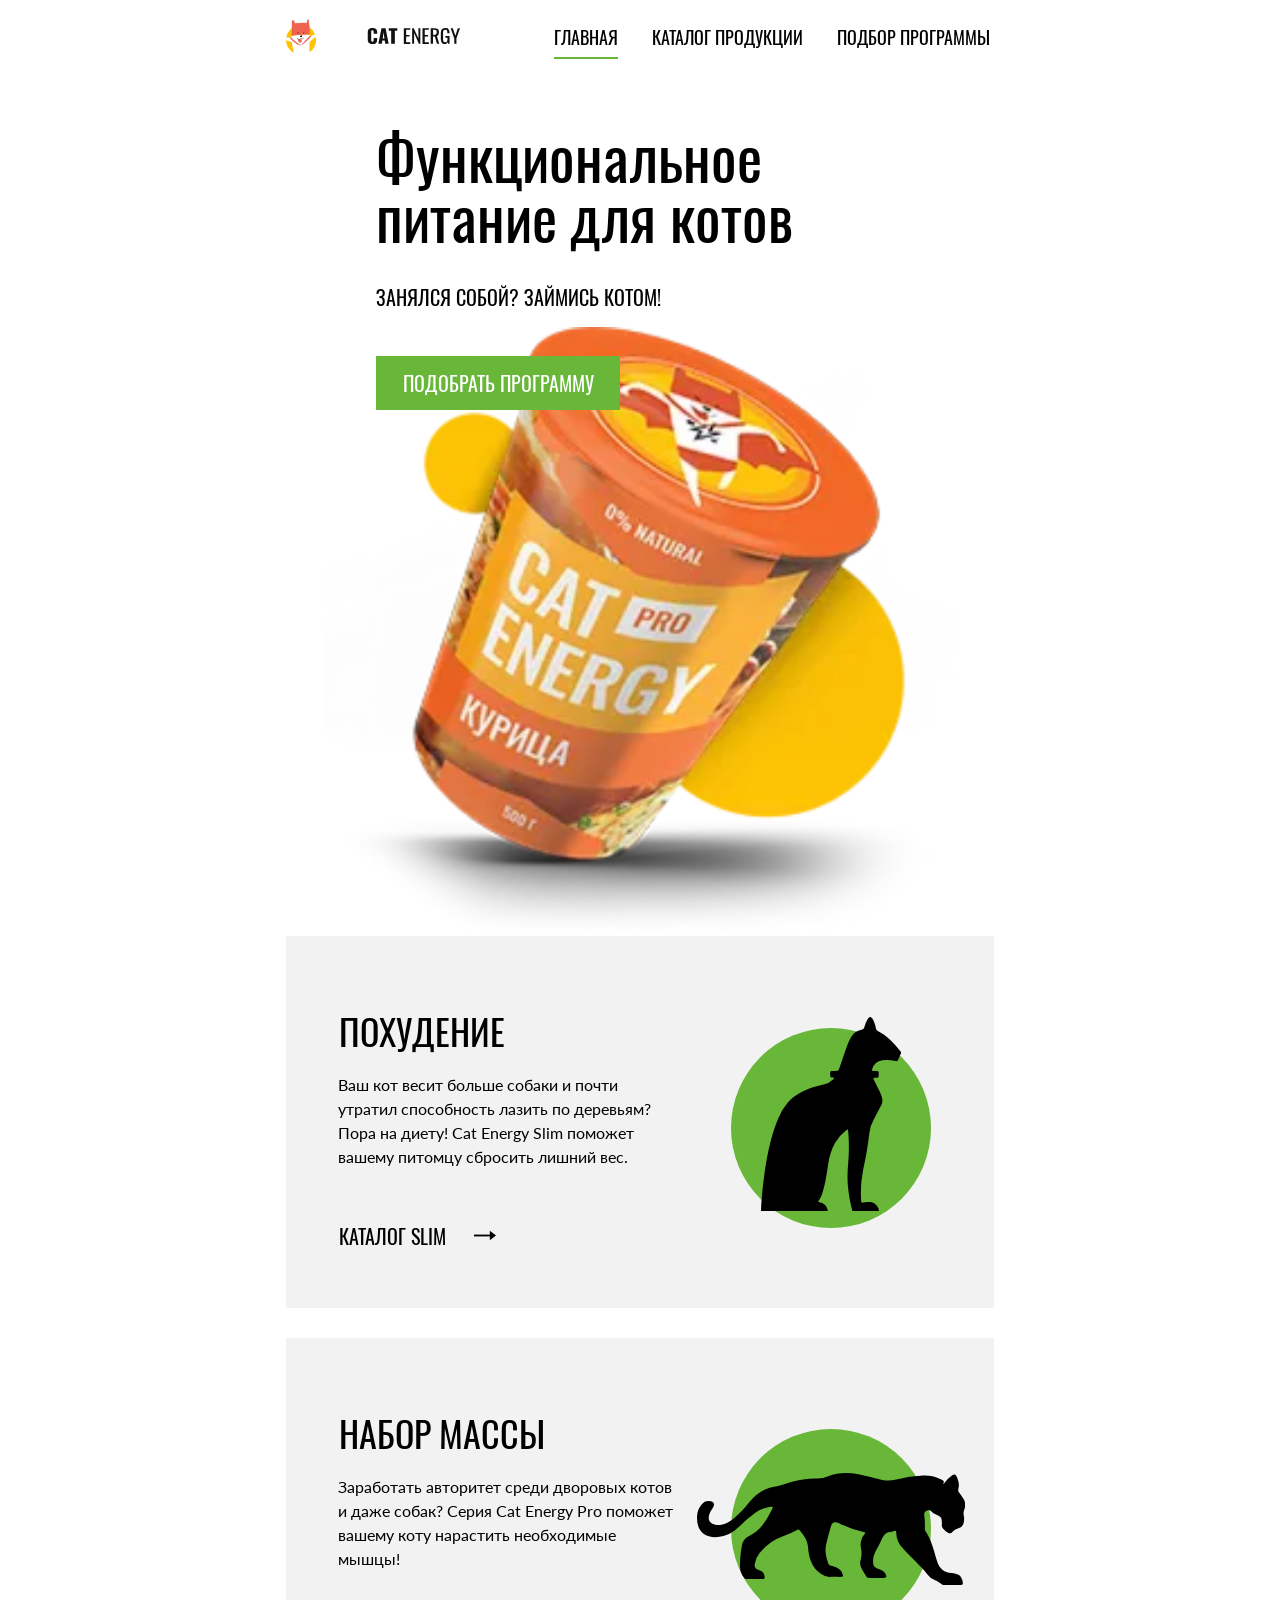
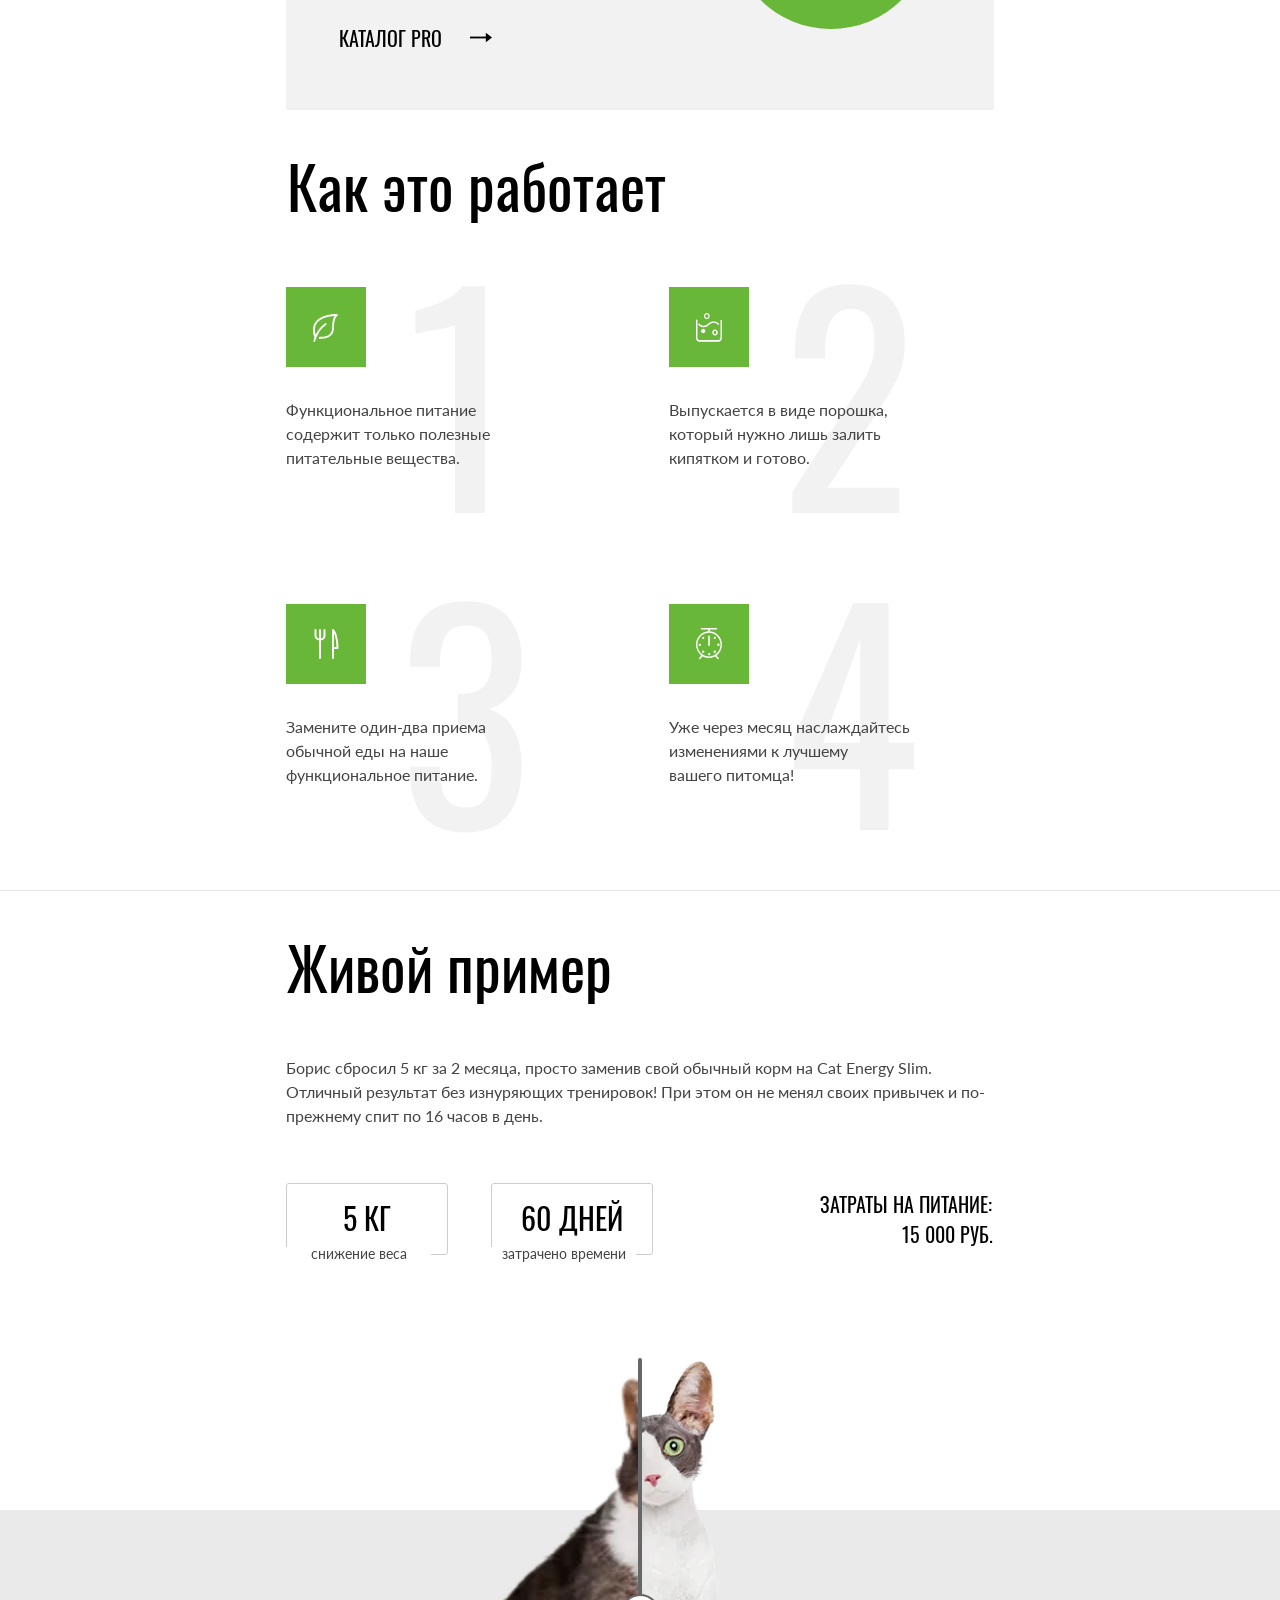
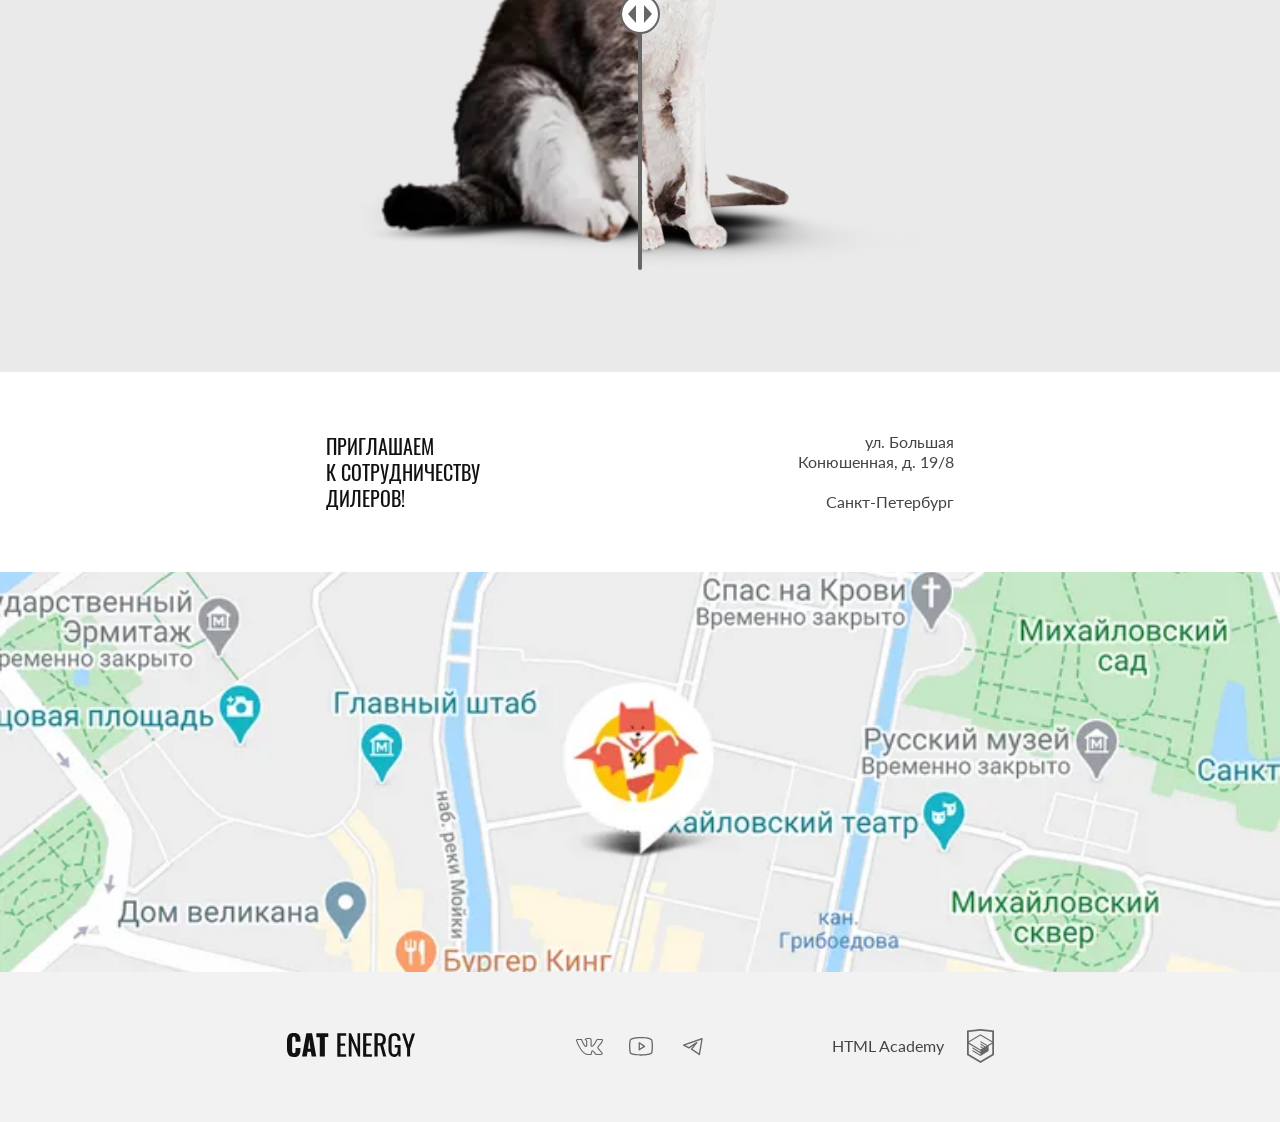
<file: index.html>
<!DOCTYPE html><html class="page" lang="ru"><head><meta charset="UTF-8"><meta name="viewport" content="width=device-width,initial-scale=1"><title>Главная страница сайта CAT ENERGY</title><link rel="stylesheet" href="styles/styles.css"><link rel="icon" href="favicon.ico"><!-- 32×32 --><link rel="icon" href="favicons/icon.svg" type="image/svg+xml"><link rel="apple-touch-icon" href="favicons/180.png"><!-- 180×180, for Apple --><link rel="manifest" href="manifest.webmanifest"><link rel="preload" href="fonts/lato/Lato-Regular.woff2" as="font" type="font/woff2" crossorigin="anonymous"><link rel="preload" href="fonts/oswald/oswaldregular.woff2" as="font" type="font/woff2" crossorigin="anonymous"><script src="scripts/index.js" defer="defer"></script></head><body class="page__body page__body--index"><!-- класс .page находится на <html> --><header class="main-header main-header--index" data-test="header"><div class="container"><nav class="main-navigation main-navigation--index"><div class="main-navigation__wrapper"><a class="main-navigation__logo" href="#" aria-current="page"><picture><source type="image/svg+xml" media="(min-width: 1440px)" srcset="images/desktop/header-logo-desktop.svg"><!-- контентное изображение SVG --><source type="image/svg+xml" media="(min-width: 768px)" srcset="images/tablet/header-logo-tablet.svg"><!-- контентное изображение SVG --> <img class="main-navigation__logo-image main-navigation__logo-image--index" src="images/mobile/header-logo-main-mobile.svg" width="190" height="38" alt="Логотип Cat Energy - интернет-магазина кормов для кошек."><!-- контентное изображение SVG --></picture></a><button class="main-navigation__toggle" type="button"><!-- При включенном JS сюда будет добавляться модификатор, который меняет иконку на гамбургер --> <span class="visually-hidden">Переключить состояние меню.</span></button></div><ul class="main-navigation__list list-reset"><!-- При включенном JS сюда будет добавляться модификатор, который скрывает главное меню --><li class="main-navigation__item main-navigation__item--current-index"><a class="main-navigation__link" href="#" aria-current="page">Главная</a></li><li class="main-navigation__item"><a class="main-navigation__link" href="catalog.html">Каталог продукции</a></li><li class="main-navigation__item"><a class="main-navigation__link" href="#">Подбор программы</a></li></ul></nav></div></header><main class="main"><section class="hero hero--margin-bottom" data-test="hero"><div class="container"><h1 class="hero__title">Функциональное питание&thinsp;для котов</h1><p class="hero__slogan">Занялся собой? Займись котом!</p><picture><source type="image/webp" media="(min-width: 1440px)" srcset="images/desktop/1x/cat-energy-product-desktop@1x.webp, images/desktop/2x/cat-energy-product-desktop@2x.webp 2x"><source type="image/webp" media="(min-width: 768px)" srcset="images/tablet/1x/cat-energy-product-tablet@1x.webp, images/tablet/2x/cat-energy-product-tablet@2x.webp 2x"><source type="image/webp" srcset="images/mobile/1x/cat-energy-product-mobile@1x.webp, images/mobile/2x/cat-energy-product-mobile@2x.webp 2x"><source type="image/png" media="(min-width: 1440px)" srcset="images/desktop/1x/cat-energy-product-desktop@1x.png, images/desktop/2x/cat-energy-product-desktop@2x.png 2x"><source type="image/png" media="(min-width: 768px)" srcset="images/tablet/1x/cat-energy-product-tablet@1x.png, images/tablet/2x/cat-energy-product-tablet@2x.png 2x"><img class="hero__image" src="images/mobile/1x/cat-energy-product-mobile@1x.png" srcset="images/mobile/2x/cat-energy-product-mobile@2x.png 2x" width="280" height="270" loading="lazy" alt="Оранжево-жёлтая банка корма для кошек под названием CAT ENERGY PRO."></picture><a class="button-link hero__link button-link--primary" href="form.html">Подобрать программу</a></div></section><section class="programs" data-test="programs"><div class="container programs__container"><h2 class="visually-hidden">Выбор программы питания для кота.</h2><ul class="programs__list list-reset"><li class="programs__item programs__item--slim"><h3 class="programs__title">Похудение</h3><p class="programs__description">Ваш кот весит больше собаки и почти утратил способность лазить по деревьям? Пора на диету! Cat Energy Slim поможет вашему питомцу сбросить лишний вес.</p><a class="programs__link" href="catalog-slim.html">Каталог slim</a></li><li class="programs__item programs__item--muscle"><h3 class="programs__title">Набор массы</h3><p class="programs__description">Заработать авторитет среди дворовых котов и даже собак? Серия Cat Energy Pro поможет вашему коту нарастить необходимые мышцы!</p><a class="programs__link" href="catalog-pro.html">Каталог pro</a></li></ul></div></section><section class="instructions" data-test="features"><div class="container instructions__container"><h2 class="instructions__title">Как это работает</h2><ol class="instructions__list list-reset"><li class="instructions__item instructions__item--nutrients">Функциональное питание содержит только полезные питательные вещества.</li><li class="instructions__item instructions__item--preparation">Выпускается в виде порошка, который нужно лишь залить кипятком и готово.</li><li class="instructions__item instructions__item--replacement">Замените один-два приема обычной еды на наше функциональное питание.</li><li class="instructions__item instructions__item--progress">Уже через месяц наслаждайтесь изменениями к лучшему вашего&nbsp;питомца!</li></ol></div></section><section class="example" data-test="proof"><div class="container example__container"><h2 class="example__title">Живой пример</h2><p class="example__description">Борис сбросил 5 кг за 2 месяца, просто заменив свой обычный корм на Cat Energy Slim. Отличный результат без&nbsp;изнуряющих тренировок! При этом он не менял своих привычек и по-прежнему спит по 16 часов в день.</p><div class="example__data"><dl class="example__stats"><div class="example__group"><dt class="example__term">5 КГ</dt><dd class="example__definition">снижение веса</dd></div><div class="example__group"><dt class="example__term">60 ДНЕЙ</dt><dd class="example__definition">затрачено времени</dd></div></dl><div class="example__costs"><span class="example__label">Затраты на питание:</span> <span class="example__value">15 000 РУБ.</span></div></div><div class="compare example__compare"><div class="compare__images"><div class="compare__image-wrapper compare__image-wrapper--before"><picture><source type="image/webp" media="(min-width: 768px)" srcset="images/tablet/1x/slide-before-tablet@1x.webp, images/tablet/2x/slide-before-tablet@2x.webp 2x"><source type="image/webp" srcset="images/mobile/1x/slide-before-mobile@1x.webp, images/mobile/2x/slide-before-mobile@2x.webp 2x"><source type="image/png" media="(min-width: 768px)" srcset="images/tablet/1x/slide-before-tablet@1x.png, images/tablet/2x/slide-before-tablet@2x.png 2x"><img class="compare__image" src="images/mobile/1x/slide-before-mobile@1x.png" srcset="images/mobile/2x/slide-before-mobile@2x.png 2x" width="280" height="256" loading="lazy" alt="Кот до программы питания Cat Energy."></picture></div><div class="compare__image-wrapper compare__image-wrapper--after"><picture><source type="image/webp" media="(min-width: 768px)" srcset="images/tablet/1x/slide-after-tablet@1x.webp, images/tablet/2x/slide-after-tablet@2x.webp 2x"><source type="image/webp" srcset="images/mobile/1x/slide-after-mobile@1x.webp, images/mobile/2x/slide-after-mobile@2x.webp 2x"><source type="image/png" media="(min-width: 768px)" srcset="images/tablet/1x/slide-after-tablet@1x.png, images/tablet/2x/slide-after-tablet@2x.png 2x"><img class="compare__image" src="images/mobile/1x/slide-after-mobile@1x.png" srcset="images/mobile/2x/slide-after-mobile@2x.png 2x" width="280" height="256" loading="lazy" alt="Кот после 3 месяцев питания Cat Energy."></picture></div><button class="compare__handle" type="button"><span class="visually-hidden">Передвинуть разделитель для сравнения фото.</span></button></div></div></div></section><section class="contacts contacts--background" data-test="contacts"><div class="contacts__data contacts__container"><h2 class="contacts__title">Приглашаем к&nbsp;сотрудничеству дилеров!</h2><address class="address"><p class="address__street">ул. Большая Конюшенная, д. 19/8</p><p class="address__city">Санкт-Петербург</p></address></div><div class="contacts__map-wrapper"><iframe class="contacts__map contacts__map--interactive" src="https://yandex.ru/map-widget/v1/?ll=30.323036%2C59.938631&z=16&pt=30.323037%2C59.938631&controls=0" width="320" height="362" title="Офис компании HTML Academy по адресу: набережная реки Карповки, 5, литера П, Санкт-Петербург." allowfullscreen></iframe><!-- Резервное изображение, если <iframe> не отобразится --><picture><source type="image/webp" media="(min-width: 1440px)" srcset="images/desktop/1x/map-desktop@1x.webp, images/desktop/2x/map-desktop@2x.webp 2x"><source type="image/webp" media="(min-width: 768px)" srcset="images/tablet/1x/map-tablet@1x.webp, images/tablet/2x/map-tablet@2x.webp 2x"><source type="image/webp" srcset="images/mobile/1x/map-mobile@1x.webp, images/mobile/2x/map-mobile@2x.webp 2x"><source type="image/png" media="(min-width: 1440px)" srcset="images/desktop/1x/map-desktop@1x.png, images/desktop/2x/map-desktop@2x.png 2x"><source type="image/png" media="(min-width: 768px)" srcset="images/tablet/1x/map-tablet@1x.png, images/tablet/2x/map-tablet@2x.png 2x"><img class="contacts__map contacts__map--fallback" src="images/mobile/1x/map-mobile@1x.png" srcset="images/mobile/2x/map-mobile@2x.png 2x" width="320" height="362" loading="lazy" alt="Офис компании HTML Academy по адресу: набережная реки Карповки, 5, литера П, Санкт-Петербург."></picture></div></section></main><footer class="main-footer" data-test="footer"><div class="container main-footer__container"><a class="main-footer__logo" href="#" aria-current="page"><svg class="main-footer__logo-image" xmlns="http://www.w3.org/2000/svg" width="128" height="24" viewBox="0 0 128 24" role="image"><g clip-path="url(#a)"><path d="M1.62 21.96a9.43 9.43 0 0 1-1.6-5.72V7.76a9.56 9.56 0 0 1 1.5-5.82C2.62.61 4.32 0 6.83 0c2.5 0 4.1.61 5.1 1.74a7.43 7.43 0 0 1 1.51 5v2.04h-4.9V6.43c.03-.7-.07-1.39-.3-2.04a1.42 1.42 0 0 0-1.4-.82c-.71 0-1.21.2-1.41.72a6.72 6.72 0 0 0-.3 2.25v10.92a4.3 4.3 0 0 0 .4 2.15c.2.5.7.71 1.4.71s1.1-.2 1.3-.71c.23-.7.33-1.42.3-2.15v-2.45h4.91v2.05a7.92 7.92 0 0 1-1.5 5.1c-1 1.23-2.7 1.84-5.1 1.84-2.41-.1-4.22-.71-5.22-2.04ZM19.35.3h5.7l4.21 23.3h-4.6l-.8-4.91h-3.31l-.8 4.9h-4.7L19.34.31Zm4.1 15.33-1.2-9.1-1.2 9.1h2.4ZM32.77 4.19h-3.4V.3h11.9v3.78h-3.4v19.5h-5.1V4.2ZM50.4.3h8.8v2.46h-5.7v7.66h4.6v2.35h-4.6v8.57h5.7v2.35h-8.9V.31h.1ZM61.8.3h2.21l6.51 15.43V.3h2.6v23.28h-2l-6.6-15.93v15.93H61.8V.31ZM76.13.3h8.81v2.46h-5.7v7.66h4.6v2.35h-4.6v8.57h5.7v2.35h-8.81V.31ZM87.54.3h4.61a7.9 7.9 0 0 1 5.1 1.44c1.1.92 1.6 2.55 1.6 4.7 0 2.96-.9 4.8-2.8 5.4l3.21 11.65h-3.1l-3-10.93h-2.51V23.5h-3.2V.3h.1Zm4.41 10.01c1.03.1 2.06-.2 2.9-.81.6-.51.9-1.53.9-3.07a6.72 6.72 0 0 0-.3-2.24 2.58 2.58 0 0 0-1.1-1.23 4.49 4.49 0 0 0-2.2-.4h-1.4v7.65h1.2v.1ZM102.86 21.86a10.49 10.49 0 0 1-1.4-5.93V8.17a17 17 0 0 1 .5-4.4c.34-1.06 1-2 1.9-2.65 1.12-.67 2.41-1 3.71-.92 2.1 0 3.6.51 4.5 1.64a7.93 7.93 0 0 1 1.41 5.1v.82h-3v-.71c0-.86-.07-1.71-.2-2.56a2.05 2.05 0 0 0-.8-1.32 3.05 3.05 0 0 0-1.9-.51 2.96 2.96 0 0 0-2.01.6 2.3 2.3 0 0 0-.8 1.64c-.13.92-.2 1.84-.2 2.76v8.68a9.43 9.43 0 0 0 .6 3.88c.4.82 1.2 1.12 2.4 1.12a2.38 2.38 0 0 0 2.4-1.22c.53-1.3.77-2.69.7-4.09V14.4h-2.9v-2.35h5.81V23.6h-2l-.3-2.65a4.17 4.17 0 0 1-1.56 2.2c-.74.53-1.64.8-2.55.76a4.92 4.92 0 0 1-4.3-2.04ZM119.99 15.42 115.09.41h3l3.5 11.23L125 .41H128l-4.9 15.01v8.17h-3.01v-8.17h-.1Z"/></g><defs><clippath id="a"><path fill="#fff" d="M0 0h128v24H0z"/></clippath></defs></svg> <span class="visually-hidden">Логотип сайта CAT ENERGY.</span></a><ul class="social-list main-footer__social-list list-reset"><li class="social-list__item"><a class="social-list__link social-list__link--vkontakte" href="https://vk.com/htmlacademy"><span class="visually-hidden">Мы ВКонтакте.</span></a></li><li class="social-list__item"><a class="social-list__link social-list__link--youtube" href="https://www.youtube.com/user/htmlacademyru"><span class="visually-hidden">Мы на YouTube.</span></a></li><li class="social-list__item"><a class="social-list__link social-list__link--telegram" href="https://t.me/htmlacademy"><span class="visually-hidden">Мы в Телеграм.</span></a></li></ul><a class="academy-logo" href="https://htmlacademy.ru/intensive/adaptive"><span class="academy-logo__text">HTML Academy</span></a></div></footer></body></html>
</file>
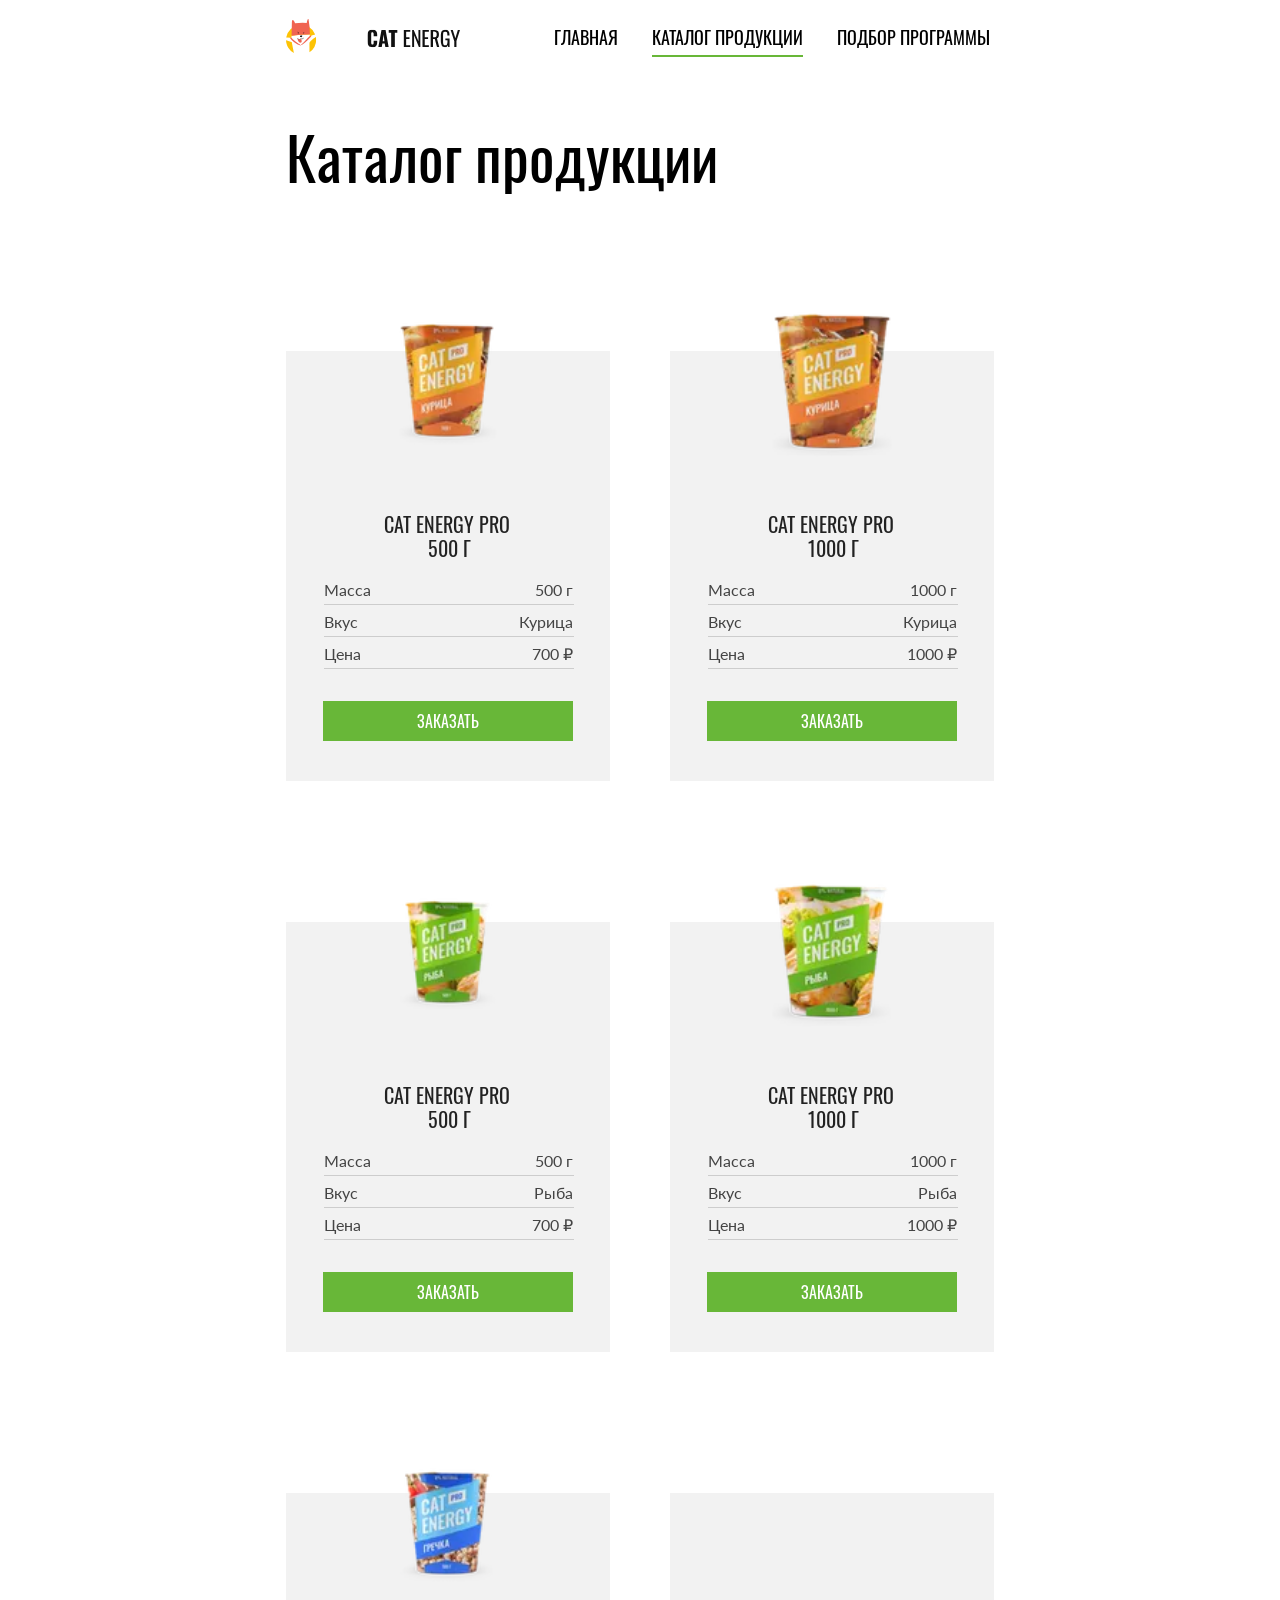
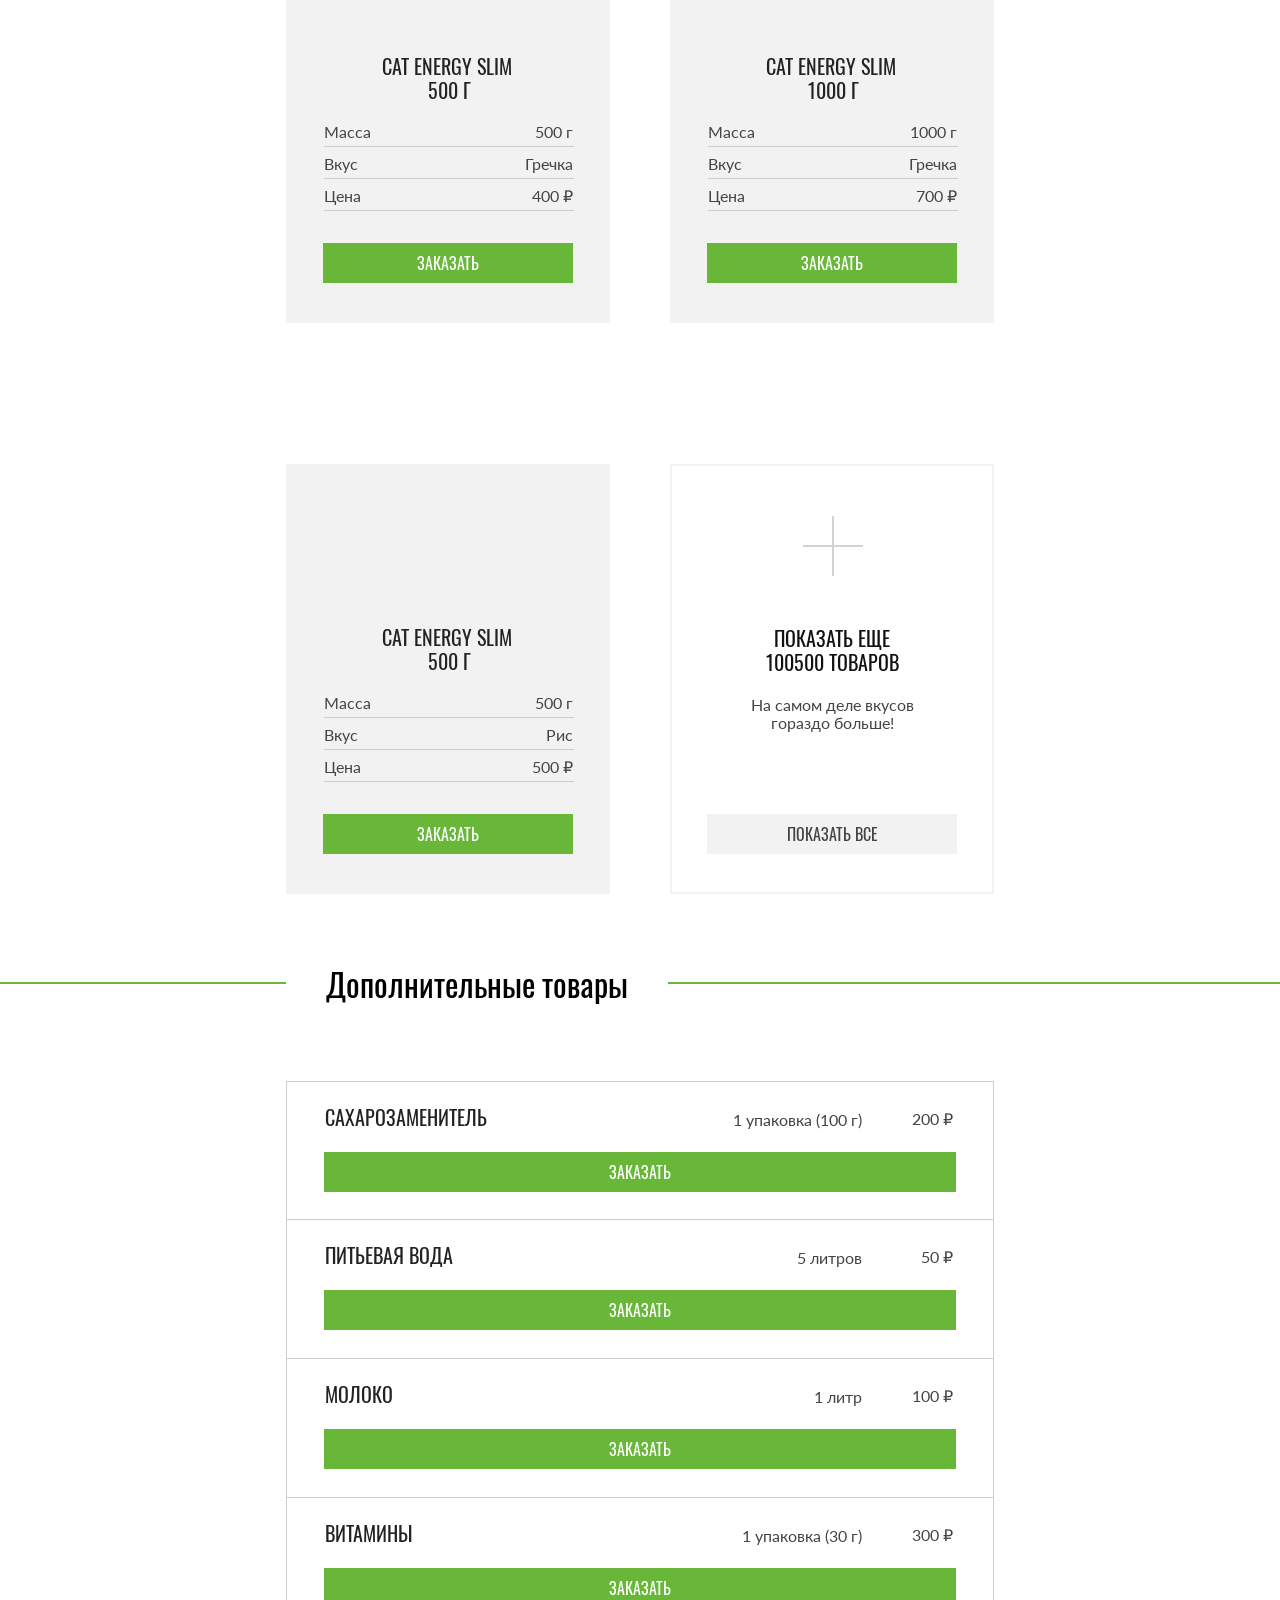
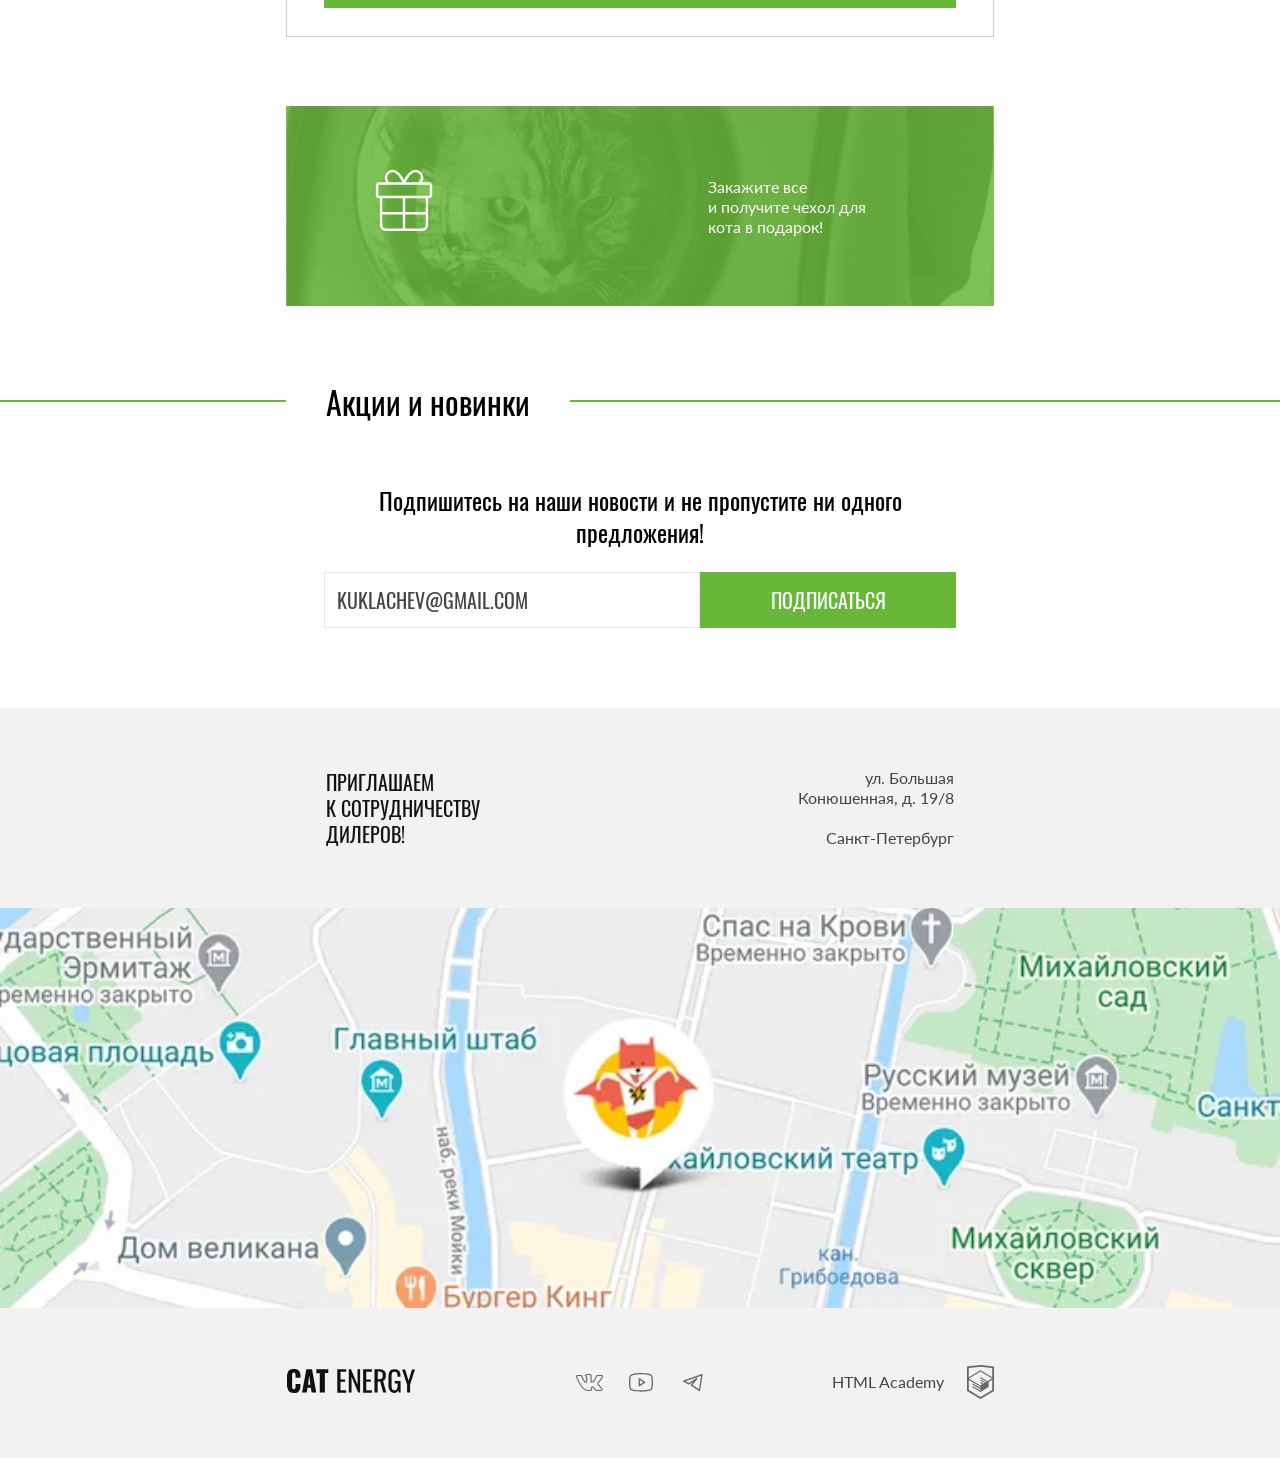
<file: catalog.html>
<!DOCTYPE html><html class="page" lang="ru"><head><meta charset="UTF-8"><meta name="viewport" content="width=device-width,initial-scale=1"><title>Каталог продукции сайта CAT ENERGY</title><link rel="stylesheet" href="styles/styles.css"><link rel="icon" href="favicon.ico"><!-- 32×32 --><link rel="icon" href="favicons/icon.svg" type="image/svg+xml"><link rel="apple-touch-icon" href="favicons/180.png"><!-- 180×180, for Apple --><link rel="manifest" href="manifest.webmanifest"><link rel="preload" href="fonts/lato/Lato-Regular.woff2" as="font" type="font/woff2" crossorigin="anonymous"><link rel="preload" href="fonts/oswald/oswaldregular.woff2" as="font" type="font/woff2" crossorigin="anonymous"><script src="scripts/index.js" defer="defer"></script></head><body class="page__body"><!-- класс .page находится на <html> --><header class="main-header" data-test="header"><div class="container"><nav class="main-navigation main-navigation--catalog"><div class="main-navigation__wrapper"><a class="main-navigation__logo" href="index.html"><picture><source type="image/svg+xml" media="(min-width: 1440px)" srcset="images/desktop/header-logo-desktop.svg"><!-- контентное изображение SVG --><source type="image/svg+xml" media="(min-width: 768px)" srcset="images/tablet/header-logo-tablet.svg"><!-- контентное изображение SVG --> <img class="main-navigation__logo-image main-navigation__logo-image--catalog" src="images/mobile/header-logo-catalog-mobile.svg" width="190" height="38" alt="Логотип Cat Energy - интернет-магазина кормов для кошек."><!-- контентное изображение SVG --></picture></a><button class="main-navigation__toggle" type="button"><!-- При включенном JS сюда будет добавляться модификатор, который меняет иконку на гамбургер --> <span class="visually-hidden">Переключить состояние меню.</span></button></div><ul class="main-navigation__list list-reset"><!-- При включенном JS сюда будет добавляться модификатор, который скрывает главное меню --><li class="main-navigation__item"><a class="main-navigation__link" href="index.html">Главная</a></li><li class="main-navigation__item main-navigation__item--current-catalog"><a class="main-navigation__link" href="#" aria-current="page">Каталог продукции</a></li><li class="main-navigation__item"><a class="main-navigation__link" href="#">Подбор программы</a></li></ul></nav></div></header><main class="main"><h1 class="container main__title">Каталог продукции</h1><section class="primary-products" data-test="catalog"><div class="container primary-products__container"><h2 class="visually-hidden">Основные товары.</h2><ul class="products-list list-reset"><li class="product-card"><a class="product-card__image-link" href="#"><picture><source type="image/webp" media="(min-width: 1440px)" srcset="images/desktop/1x/catalog1-desktop@1x.webp, images/desktop/2x/catalog1-desktop@2x.webp 2x"><source type="image/webp" media="(min-width: 768px)" srcset="images/tablet/1x/catalog1-tablet@1x.webp, images/tablet/2x/catalog1-tablet@2x.webp 2x"><source type="image/webp" srcset="images/mobile/1x/catalog1-mobile@1x.webp, images/mobile/2x/catalog1-mobile@2x.webp 2x"><source type="image/png" media="(min-width: 1440px)" srcset="images/desktop/1x/catalog1-desktop@1x.png, images/desktop/2x/catalog1-desktop@2x.png 2x"><source type="image/png" media="(min-width: 768px)" srcset="images/tablet/1x/catalog1-tablet@1x.png, images/tablet/2x/catalog1-tablet@2x.png 2x"><img class="product-card__image" src="images/mobile/1x/catalog1-mobile@1x.png" srcset="images/mobile/2x/catalog1-mobile@2x.png 2x" width="140" height="107" loading="lazy" alt="Оранжевая упаковка Cat Energy PRO 500 г с надписью «Курица»"></picture></a><div class="product-card__info"><a class="product-card__title-link" href="#"><h3 class="product-card__title">Cat Energy PRO <span class="product-card__title-extra">500 г</span></h3></a><dl class="product-card__specs"><div class="product-card__spec"><dt class="product-card__spec-name">Масса</dt><dd class="product-card__spec-value">500 г</dd></div><div class="product-card__spec"><dt class="product-card__spec-name">Вкус</dt><dd class="product-card__spec-value">Курица</dd></div><div class="product-card__spec"><dt class="product-card__spec-name">Цена</dt><dd class="product-card__spec-value">700 ₽</dd></div></dl></div><a class="button-link product-card__button button-link--primary" href="order.html">Заказать</a></li><li class="product-card"><a class="product-card__image-link" href="#"><picture><source type="image/webp" media="(min-width: 1440px)" srcset="images/desktop/1x/catalog2-desktop@1x.webp, images/desktop/2x/catalog2-desktop@2x.webp 2x"><source type="image/webp" media="(min-width: 768px)" srcset="images/tablet/1x/catalog2-tablet@1x.webp, images/tablet/2x/catalog2-tablet@2x.webp 2x"><source type="image/webp" srcset="images/mobile/1x/catalog2-mobile@1x.webp, images/mobile/2x/catalog2-mobile@2x.webp 2x"><source type="image/png" media="(min-width: 1440px)" srcset="images/desktop/1x/catalog2-desktop@1x.png, images/desktop/2x/catalog2-desktop@2x.png 2x"><source type="image/png" media="(min-width: 768px)" srcset="images/tablet/1x/catalog2-tablet@1x.png, images/tablet/2x/catalog2-tablet@2x.png 2x"><img class="product-card__image" src="images/mobile/1x/catalog2-mobile@1x.png" srcset="images/mobile/2x/catalog2-mobile@2x.png 2x" width="140" height="107" loading="lazy" alt="Оранжевая упаковка Cat Energy PRO 1000 г с надписью «Курица»"></picture></a><div class="product-card__info"><a class="product-card__title-link" href="#"><h3 class="product-card__title">Cat Energy PRO <span class="product-card__title-extra">1000 г</span></h3></a><dl class="product-card__specs"><div class="product-card__spec"><dt class="product-card__spec-name">Масса</dt><dd class="product-card__spec-value">1000 г</dd></div><div class="product-card__spec"><dt class="product-card__spec-name">Вкус</dt><dd class="product-card__spec-value">Курица</dd></div><div class="product-card__spec"><dt class="product-card__spec-name">Цена</dt><dd class="product-card__spec-value">1000 ₽</dd></div></dl></div><a class="button-link product-card__button button-link--primary" href="order.html">Заказать</a></li><li class="product-card"><a class="product-card__image-link" href="#"><picture><source type="image/webp" media="(min-width: 1440px)" srcset="images/desktop/1x/catalog3-desktop@1x.webp, images/desktop/2x/catalog3-desktop@2x.webp 2x"><source type="image/webp" media="(min-width: 768px)" srcset="images/tablet/1x/catalog3-tablet@1x.webp, images/tablet/2x/catalog3-tablet@2x.webp 2x"><source type="image/webp" srcset="images/mobile/1x/catalog3-mobile@1x.webp, images/mobile/2x/catalog3-mobile@2x.webp 2x"><source type="image/png" media="(min-width: 1440px)" srcset="images/desktop/1x/catalog3-desktop@1x.png, images/desktop/2x/catalog3-desktop@2x.png 2x"><source type="image/png" media="(min-width: 768px)" srcset="images/tablet/1x/catalog3-tablet@1x.png, images/tablet/2x/catalog3-tablet@2x.png 2x"><img class="product-card__image" src="images/mobile/1x/catalog3-mobile@1x.png" srcset="images/mobile/2x/catalog3-mobile@2x.png 2x" width="140" height="107" loading="lazy" alt="Зелёная упаковка Cat Energy PRO 500 г с надписью «Рыба»"></picture></a><div class="product-card__info"><a class="product-card__title-link" href="#"><h3 class="product-card__title">Cat Energy PRO <span class="product-card__title-extra">500 г</span></h3></a><dl class="product-card__specs"><div class="product-card__spec"><dt class="product-card__spec-name">Масса</dt><dd class="product-card__spec-value">500 г</dd></div><div class="product-card__spec"><dt class="product-card__spec-name">Вкус</dt><dd class="product-card__spec-value">Рыба</dd></div><div class="product-card__spec"><dt class="product-card__spec-name">Цена</dt><dd class="product-card__spec-value">700 ₽</dd></div></dl></div><a class="button-link product-card__button button-link--primary" href="order.html">Заказать</a></li><li class="product-card"><a class="product-card__image-link" href="#"><picture><source type="image/webp" media="(min-width: 1440px)" srcset="images/desktop/1x/catalog4-desktop@1x.webp, images/desktop/2x/catalog4-desktop@2x.webp 2x"><source type="image/webp" media="(min-width: 768px)" srcset="images/tablet/1x/catalog4-tablet@1x.webp, images/tablet/2x/catalog4-tablet@2x.webp 2x"><source type="image/webp" srcset="images/mobile/1x/catalog4-mobile@1x.webp, images/mobile/2x/catalog4-mobile@2x.webp 2x"><source type="image/png" media="(min-width: 1440px)" srcset="images/desktop/1x/catalog4-desktop@1x.png, images/desktop/2x/catalog4-desktop@2x.png 2x"><source type="image/png" media="(min-width: 768px)" srcset="images/tablet/1x/catalog4-tablet@1x.png, images/tablet/2x/catalog4-tablet@2x.png 2x"><img class="product-card__image" src="images/mobile/1x/catalog4-mobile@1x.png" srcset="images/mobile/2x/catalog4-mobile@2x.png 2x" width="140" height="107" loading="lazy" alt="Зелёная упаковка Cat Energy PRO 1000 г с надписью «Рыба»"></picture></a><div class="product-card__info"><a class="product-card__title-link" href="#"><h3 class="product-card__title">Cat Energy PRO <span class="product-card__title-extra">1000 г</span></h3></a><dl class="product-card__specs"><div class="product-card__spec"><dt class="product-card__spec-name">Масса</dt><dd class="product-card__spec-value">1000 г</dd></div><div class="product-card__spec"><dt class="product-card__spec-name">Вкус</dt><dd class="product-card__spec-value">Рыба</dd></div><div class="product-card__spec"><dt class="product-card__spec-name">Цена</dt><dd class="product-card__spec-value">1000 ₽</dd></div></dl></div><a class="button-link product-card__button button-link--primary" href="order.html">Заказать</a></li><li class="product-card"><a class="product-card__image-link" href="#"><picture><source type="image/webp" media="(min-width: 1440px)" srcset="images/desktop/1x/catalog5-desktop@1x.webp, images/desktop/2x/catalog5-desktop@2x.webp 2x"><source type="image/webp" media="(min-width: 768px)" srcset="images/tablet/1x/catalog5-tablet@1x.webp, images/tablet/2x/catalog5-tablet@2x.webp 2x"><source type="image/webp" srcset="images/mobile/1x/catalog5-mobile@1x.webp, images/mobile/2x/catalog5-mobile@2x.webp 2x"><source type="image/png" media="(min-width: 1440px)" srcset="images/desktop/1x/catalog5-desktop@1x.png, images/desktop/2x/catalog5-desktop@2x.png 2x"><source type="image/png" media="(min-width: 768px)" srcset="images/tablet/1x/catalog5-tablet@1x.png, images/tablet/2x/catalog5-tablet@2x.png 2x"><img class="product-card__image" src="images/mobile/1x/catalog5-mobile@1x.png" srcset="images/mobile/2x/catalog5-mobile@2x.png 2x" width="140" height="107" loading="lazy" alt="Синяя упаковка Cat Energy PRO 500 г с надписью «Гречка»"></picture></a><div class="product-card__info"><a class="product-card__title-link" href="#"><h3 class="product-card__title">Cat Energy SLIM <span class="product-card__title-extra">500 г</span></h3></a><dl class="product-card__specs"><div class="product-card__spec"><dt class="product-card__spec-name">Масса</dt><dd class="product-card__spec-value">500 г</dd></div><div class="product-card__spec"><dt class="product-card__spec-name">Вкус</dt><dd class="product-card__spec-value">Гречка</dd></div><div class="product-card__spec"><dt class="product-card__spec-name">Цена</dt><dd class="product-card__spec-value">400 ₽</dd></div></dl></div><a class="button-link product-card__button button-link--primary" href="order.html">Заказать</a></li><li class="product-card"><a class="product-card__image-link" href="#"><picture><source type="image/webp" media="(min-width: 1440px)" srcset="images/desktop/1x/catalog6-desktop@1x.webp, images/desktop/2x/catalog6-desktop@2x.webp 2x"><source type="image/webp" media="(min-width: 768px)" srcset="images/tablet/1x/catalog6-tablet@1x.webp, images/tablet/2x/catalog6-tablet@2x.webp 2x"><source type="image/webp" srcset="images/mobile/1x/catalog6-mobile@1x.webp, images/mobile/2x/catalog6-mobile@2x.webp 2x"><source type="image/png" media="(min-width: 1440px)" srcset="images/desktop/1x/catalog6-desktop@1x.png, images/desktop/2x/catalog6-desktop@2x.png 2x"><source type="image/png" media="(min-width: 768px)" srcset="images/tablet/1x/catalog6-tablet@1x.png, images/tablet/2x/catalog6-tablet@2x.png 2x"><img class="product-card__image" src="images/mobile/1x/catalog6-mobile@1x.png" srcset="images/mobile/2x/catalog6-mobile@2x.png 2x" width="140" height="107" loading="lazy" alt="Синяя упаковка Cat Energy PRO 1000 г с надписью «Гречка»"></picture></a><div class="product-card__info"><a class="product-card__title-link" href="#"><h3 class="product-card__title">Cat Energy SLIM <span class="product-card__title-extra">1000 г</span></h3></a><dl class="product-card__specs"><div class="product-card__spec"><dt class="product-card__spec-name">Масса</dt><dd class="product-card__spec-value">1000 г</dd></div><div class="product-card__spec"><dt class="product-card__spec-name">Вкус</dt><dd class="product-card__spec-value">Гречка</dd></div><div class="product-card__spec"><dt class="product-card__spec-name">Цена</dt><dd class="product-card__spec-value">700 ₽</dd></div></dl></div><a class="button-link product-card__button button-link--primary" href="order.html">Заказать</a></li><li class="product-card"><a class="product-card__image-link" href="#"><picture><source type="image/webp" media="(min-width: 1440px)" srcset="images/desktop/1x/catalog7-desktop@1x.webp, images/desktop/2x/catalog7-desktop@2x.webp 2x"><source type="image/webp" media="(min-width: 768px)" srcset="images/tablet/1x/catalog7-tablet@1x.webp, images/tablet/2x/catalog7-tablet@2x.webp 2x"><source type="image/webp" srcset="images/mobile/1x/catalog7-mobile@1x.webp, images/mobile/2x/catalog7-mobile@2x.webp 2x"><source type="image/png" media="(min-width: 1440px)" srcset="images/desktop/1x/catalog7-desktop@1x.png, images/desktop/2x/catalog7-desktop@2x.png 2x"><source type="image/png" media="(min-width: 768px)" srcset="images/tablet/1x/catalog7-tablet@1x.png, images/tablet/2x/catalog7-tablet@2x.png 2x"><img class="product-card__image" src="images/mobile/1x/catalog7-mobile@1x.png" srcset="images/mobile/2x/catalog7-mobile@2x.png 2x" width="140" height="107" loading="lazy" alt="Фиолетовая упаковка Cat Energy PRO 500 г с надписью «Рис»"></picture></a><div class="product-card__info"><a class="product-card__title-link" href="#"><h3 class="product-card__title">Cat Energy SLIM <span class="product-card__title-extra">500 г</span></h3></a><dl class="product-card__specs"><div class="product-card__spec"><dt class="product-card__spec-name">Масса</dt><dd class="product-card__spec-value">500 г</dd></div><div class="product-card__spec"><dt class="product-card__spec-name">Вкус</dt><dd class="product-card__spec-value">Рис</dd></div><div class="product-card__spec"><dt class="product-card__spec-name">Цена</dt><dd class="product-card__spec-value">500 ₽</dd></div></dl></div><a class="button-link product-card__button button-link--primary" href="order.html">Заказать</a></li><li class="product-card-more"><h3 class="product-card-more__title">Показать еще 100500&nbsp;товаров</h3><p class="product-card-more__description">На самом деле вкусов гораздо больше!</p><a class="button-link product-card-more__button button-link--secondary" href="all-products.html">Показать все</a></li></ul></div></section><section class="secondary-products" data-test="additional"><h2 class="secondary-products__title">Дополнительные товары</h2><div class="container secondary-products__container"><ul class="addons-list secondary-products__addons list-reset"><li class="addon-card"><h3 class="addon-card__title">Сахарозаменитель</h3><span class="addon-card__quantity">1 упаковка (100 г)</span> <span class="addon-card__price">200 ₽</span> <a class="button-link addon-card__button button-link--primary" href="order.html">Заказать</a></li><li class="addon-card"><h3 class="addon-card__title">Питьевая вода</h3><span class="addon-card__quantity">5 литров</span> <span class="addon-card__price">50 ₽</span> <a class="button-link addon-card__button button-link--primary" href="order.html">Заказать</a></li><li class="addon-card"><h3 class="addon-card__title">Молоко</h3><span class="addon-card__quantity">1 литр</span> <span class="addon-card__price">100 ₽</span> <a class="button-link addon-card__button button-link--primary" href="order.html">Заказать</a></li><li class="addon-card"><h3 class="addon-card__title">Витамины</h3><span class="addon-card__quantity">1 упаковка (30 г)</span> <span class="addon-card__price">300 ₽</span> <a class="button-link addon-card__button button-link--primary" href="order.html">Заказать</a></li></ul><div class="gift secondary-products__gift"><p class="gift__text">Закажите все и&nbsp;получите чехол для кота в подарок!</p></div></div></section><section class="subscribe" data-test="subscribe"><div class="container subscribe__container"><h2 class="subscribe__title">Акции и новинки</h2><p class="subscribe__description">Подпишитесь на наши новости и не пропустите ни одного предложения!</p><form class="subscribe-form" action="https://echo.htmlacademy.ru/" method="post"><div class="subscribe-form__wrapper"><label class="visually-hidden" for="subscribe-email">Ваш email</label> <input class="subscribe-form__input" type="email" name="email" id="subscribe-email" placeholder="kuklachev@gmail.com" required> <button class="button subscribe-form__button" type="submit">Подписаться</button></div></form></div></section><section class="contacts" data-test="contacts"><div class="contacts__data contacts__container contacts__data--background"><h2 class="contacts__title">Приглашаем к&nbsp;сотрудничеству дилеров!</h2><address class="address"><p class="address__street">ул. Большая Конюшенная, д. 19/8</p><p class="address__city">Санкт-Петербург</p></address></div><div class="contacts__map-wrapper"><iframe class="contacts__map contacts__map--interactive" src="https://yandex.ru/map-widget/v1/?ll=30.323036%2C59.938631&z=16&pt=30.323037%2C59.938631&controls=0" width="320" height="362" title="Офис компании HTML Academy по адресу: набережная реки Карповки, 5, литера П, Санкт-Петербург." allowfullscreen></iframe><!-- Резервное изображение, если <iframe> не отобразится --><picture><source type="image/webp" media="(min-width: 1440px)" srcset="images/desktop/1x/map-desktop@1x.webp, images/desktop/2x/map-desktop@2x.webp 2x"><source type="image/webp" media="(min-width: 768px)" srcset="images/tablet/1x/map-tablet@1x.webp, images/tablet/2x/map-tablet@2x.webp 2x"><source type="image/webp" srcset="images/mobile/1x/map-mobile@1x.webp, images/mobile/2x/map-mobile@2x.webp 2x"><source type="image/png" media="(min-width: 1440px)" srcset="images/desktop/1x/map-desktop@1x.png, images/desktop/2x/map-desktop@2x.png 2x"><source type="image/png" media="(min-width: 768px)" srcset="images/tablet/1x/map-tablet@1x.png, images/tablet/2x/map-tablet@2x.png 2x"><img class="contacts__map contacts__map--fallback" src="images/mobile/1x/map-mobile@1x.png" srcset="images/mobile/2x/map-mobile@2x.png 2x" width="320" height="362" loading="lazy" alt="Офис компании HTML Academy по адресу: набережная реки Карповки, 5, литера П, Санкт-Петербург."></picture></div></section></main><footer class="main-footer" data-test="footer"><div class="container main-footer__container"><a class="main-footer__logo" href="index.html"><svg class="main-footer__logo-image" xmlns="http://www.w3.org/2000/svg" width="128" height="24" viewBox="0 0 128 24" role="image"><g clip-path="url(#a)"><path d="M1.62 21.96a9.43 9.43 0 0 1-1.6-5.72V7.76a9.56 9.56 0 0 1 1.5-5.82C2.62.61 4.32 0 6.83 0c2.5 0 4.1.61 5.1 1.74a7.43 7.43 0 0 1 1.51 5v2.04h-4.9V6.43c.03-.7-.07-1.39-.3-2.04a1.42 1.42 0 0 0-1.4-.82c-.71 0-1.21.2-1.41.72a6.72 6.72 0 0 0-.3 2.25v10.92a4.3 4.3 0 0 0 .4 2.15c.2.5.7.71 1.4.71s1.1-.2 1.3-.71c.23-.7.33-1.42.3-2.15v-2.45h4.91v2.05a7.92 7.92 0 0 1-1.5 5.1c-1 1.23-2.7 1.84-5.1 1.84-2.41-.1-4.22-.71-5.22-2.04ZM19.35.3h5.7l4.21 23.3h-4.6l-.8-4.91h-3.31l-.8 4.9h-4.7L19.34.31Zm4.1 15.33-1.2-9.1-1.2 9.1h2.4ZM32.77 4.19h-3.4V.3h11.9v3.78h-3.4v19.5h-5.1V4.2ZM50.4.3h8.8v2.46h-5.7v7.66h4.6v2.35h-4.6v8.57h5.7v2.35h-8.9V.31h.1ZM61.8.3h2.21l6.51 15.43V.3h2.6v23.28h-2l-6.6-15.93v15.93H61.8V.31ZM76.13.3h8.81v2.46h-5.7v7.66h4.6v2.35h-4.6v8.57h5.7v2.35h-8.81V.31ZM87.54.3h4.61a7.9 7.9 0 0 1 5.1 1.44c1.1.92 1.6 2.55 1.6 4.7 0 2.96-.9 4.8-2.8 5.4l3.21 11.65h-3.1l-3-10.93h-2.51V23.5h-3.2V.3h.1Zm4.41 10.01c1.03.1 2.06-.2 2.9-.81.6-.51.9-1.53.9-3.07a6.72 6.72 0 0 0-.3-2.24 2.58 2.58 0 0 0-1.1-1.23 4.49 4.49 0 0 0-2.2-.4h-1.4v7.65h1.2v.1ZM102.86 21.86a10.49 10.49 0 0 1-1.4-5.93V8.17a17 17 0 0 1 .5-4.4c.34-1.06 1-2 1.9-2.65 1.12-.67 2.41-1 3.71-.92 2.1 0 3.6.51 4.5 1.64a7.93 7.93 0 0 1 1.41 5.1v.82h-3v-.71c0-.86-.07-1.71-.2-2.56a2.05 2.05 0 0 0-.8-1.32 3.05 3.05 0 0 0-1.9-.51 2.96 2.96 0 0 0-2.01.6 2.3 2.3 0 0 0-.8 1.64c-.13.92-.2 1.84-.2 2.76v8.68a9.43 9.43 0 0 0 .6 3.88c.4.82 1.2 1.12 2.4 1.12a2.38 2.38 0 0 0 2.4-1.22c.53-1.3.77-2.69.7-4.09V14.4h-2.9v-2.35h5.81V23.6h-2l-.3-2.65a4.17 4.17 0 0 1-1.56 2.2c-.74.53-1.64.8-2.55.76a4.92 4.92 0 0 1-4.3-2.04ZM119.99 15.42 115.09.41h3l3.5 11.23L125 .41H128l-4.9 15.01v8.17h-3.01v-8.17h-.1Z"/></g><defs><clippath id="a"><path fill="#fff" d="M0 0h128v24H0z"/></clippath></defs></svg> <span class="visually-hidden">Логотип сайта CAT ENERGY.</span></a><ul class="social-list main-footer__social-list list-reset"><li class="social-list__item"><a class="social-list__link social-list__link--vkontakte" href="https://vk.com/htmlacademy"><span class="visually-hidden">Мы ВКонтакте.</span></a></li><li class="social-list__item"><a class="social-list__link social-list__link--youtube" href="https://www.youtube.com/user/htmlacademyru"><span class="visually-hidden">Мы на YouTube.</span></a></li><li class="social-list__item"><a class="social-list__link social-list__link--telegram" href="https://t.me/htmlacademy"><span class="visually-hidden">Мы в Телеграм.</span></a></li></ul><a class="academy-logo" href="https://htmlacademy.ru/intensive/adaptive"><span class="academy-logo__text">HTML Academy</span></a></div></footer></body></html>
</file>
<file: styles/styles.css>
@font-face{font-family:Lato;font-weight:400;font-style:normal;src:url(../fonts/lato/Lato-Regular.woff2)format("woff2");font-display:swap}@font-face{font-family:Oswald;font-weight:400;font-style:normal;src:url(../fonts/oswald/oswaldregular.woff2)format("woff2");font-display:swap}*,:before,:after{box-sizing:border-box}img{object-fit:contain;max-width:100%}body{color:#444;background-color:#fff;min-width:320px;margin:0;font-family:Lato,Arial,sans-serif;font-style:normal;font-weight:400}.list-reset{margin:0;padding:0;list-style-type:none}.visually-hidden{clip:rect(0 0 0 0);border:0;width:1px;height:1px;margin:-1px;padding:0;position:absolute;overflow:hidden}.container{width:320px;margin:0 auto;padding:0 20px}@media (width>=768px){.container{width:768px;padding:0 30px}}@media (width>=1440px){.container{width:1440px;padding:0 110px}}.page__body{overflow-x:hidden}@media (width>=1440px){.page__body--index:before{content:"";z-index:-1;background-image:url(../images/desktop/1x/hero-background-desktop@1x.jpg);background-position:calc(50% + 520px) 0;background-repeat:no-repeat;background-size:1040px 694px;width:100%;height:100%;position:absolute;top:0;left:0}}@media (width>=1440px) and (resolution>=2dppx){.page__body--index:before{background-image:url(../images/desktop/2x/hero-background-desktop@2x.jpg)}}.main-header{border-bottom:1px solid #d9d9d9;overflow:hidden}@media (width>=768px){.main-header{border:none}}@media (width>=1440px){.main-header--index{background-image:linear-gradient(90deg,#fff0 50%,#68b738d9 50% 100%);position:relative}.main-header--index:after{content:"";z-index:-2;background-image:linear-gradient(90deg,#fff0 50%,#3d3d41 50% 100%);width:100%;height:100%;position:absolute;top:0;left:0}}.main-navigation{flex-direction:column;min-height:65px;display:flex}.main-navigation--index,.main-navigation--catalog{color:#000}.main-navigation__wrapper{justify-content:space-between;padding-top:14px;padding-bottom:10px;display:flex}.main-navigation__logo:hover{opacity:.8}.main-navigation__logo:active{opacity:.6}.main-navigation__list{background-color:#fff;display:block;position:static}.js .main-navigation__list{z-index:10;position:absolute;top:66px;left:0;right:0}.main-navigation__list--hidden{display:none}.main-navigation__item{text-align:center;overflow-wrap:break-word;padding:22px 10px;position:relative}.main-navigation__item:before,.main-navigation__item:last-child:after{content:"";background-color:#e6e6e6;width:100vw;height:1px;margin-left:calc(50% - 50vw);position:absolute;left:0}.main-navigation__item:before{top:0}.main-navigation__item:last-child:after{bottom:0}.main-navigation__link{text-transform:uppercase;color:inherit;font-family:Oswald,Arial Narrow,sans-serif;font-size:20px;line-height:20px;text-decoration-line:none}.main-navigation__link:hover{opacity:.6}.main-navigation__link:focus{opacity:.3}.main-navigation__toggle,.main-navigation__toggle--closed{cursor:pointer;background-color:#fff0;background-position:50%;background-repeat:no-repeat;background-size:24px 20px;border:none;width:24px;height:20px;padding:0}.main-navigation__toggle{background-image:url(../icons/stack.svg#close);display:none;transform:translate(4px,9px)}.main-navigation__toggle--closed{background-image:url(../icons/stack.svg#hamburger);display:block;transform:translate(-1px,8px)}.js .main-navigation__toggle{display:block}.main-navigation__toggle:hover,.main-navigation__toggle:focus{opacity:.7}.main-navigation__toggle:active{opacity:.5}.main-navigation__toggle:disabled,.main-navigation__toggle:disabled:hover,.main-navigation__toggle:disabled:focus{pointer-events:none;cursor:default;opacity:.2}@media (width>=768px){.main-navigation{flex-direction:row;justify-content:space-between;min-height:75px}.main-navigation--index,.main-navigation--catalog{margin-bottom:51px}.main-navigation__wrapper{align-items:center;padding:0}.main-navigation__logo-image{width:174px;height:50px}.main-navigation__list{background-color:#fff0;flex-wrap:wrap;align-items:start;gap:15px 34px;max-width:440px;margin-right:4px;padding-top:25px;display:flex}.js .main-navigation__list{position:static}.main-navigation__toggle,.js .main-navigation__toggle{display:none}.main-navigation__item{text-align:left;max-width:440px;padding:0}.main-navigation__item:before,.main-navigation__item:last-child:after{display:none}.main-navigation__item--current-index:after{content:"";background-color:#68b738;height:2px;position:absolute;bottom:-10px;left:0;right:0}.main-navigation__item--current-catalog:after{content:"";background-color:#68b738;height:2px;position:absolute;bottom:-8px;left:0;right:0}.main-navigation__link{font-size:18px;line-height:24px}}@media (width>=1440px){.main-navigation{width:100%;min-height:114px}.main-navigation--index{color:#fff;margin-bottom:0}.main-navigation--catalog{margin-bottom:74px}.main-navigation__wrapper{padding-top:55px}.main-navigation__logo-image{width:202px;height:59px;display:block}.main-navigation__link{font-size:20px;line-height:30px}.main-navigation__list{max-width:480px;margin-right:1px;padding-top:71px}.main-navigation__item{max-width:480px}.main-navigation__item--current-index:after{background-color:#fff;bottom:-8px}}.main__title{color:#000;overflow-wrap:break-word;margin-bottom:41px;padding-top:28px;font-family:Oswald,Arial Narrow,sans-serif;font-size:36px;font-weight:400;line-height:36px}@media (width>=768px){.main__title{margin-bottom:82px;padding-top:0;font-size:60px;line-height:60px}}.main-footer{background-color:#f2f2f2;min-height:240px;padding-top:40px;padding-bottom:20px}.main-footer__container{flex-flow:column wrap;align-items:center;display:flex}.main-footer__logo{fill:#111;margin-bottom:17px}.main-footer__logo:hover,.main-footer__logo:focus{fill:#3e3e3e}.main-footer__logo:active{fill:#6b6b6b}.main-footer__social-list{margin-bottom:18px}@media (width>=768px){.main-footer{min-height:147px;padding-top:56px;padding-bottom:54px}.main-footer__container{flex-direction:row;margin-top:-4px}.main-footer__logo{margin:9px 160px 8px 1px}.main-footer__social-list{margin-bottom:0;margin-right:auto}}@media (width>=1440px){.main-footer{min-height:169px;padding-top:67px;padding-bottom:65px}.main-footer__container{margin-top:0}.main-footer__logo{margin:0 415px 0 -1px}}.hero{color:#fff;background-image:linear-gradient(#68b738d9 calc(100% - 178px),#fff calc(100% - 178px) 100%);min-height:480px;padding-top:27px;font-family:Oswald,Arial Narrow,sans-serif;position:relative}.hero--margin-bottom{margin-bottom:20px}.hero:before{content:"";z-index:-1;background-image:url(../images/mobile/1x/hero-background-mobile@1x.jpg);background-position:top;background-repeat:no-repeat;background-size:320px 302px;width:100%;height:100%;position:absolute;top:0;left:0}.hero:after{content:"";z-index:-2;background-image:linear-gradient(90deg,#504f54 40%,#404044 60%,#424146 100%);width:100%;height:calc(100% - 178px);position:absolute;top:0;left:0}@media (resolution>=2dppx){.hero:before{background-image:url(../images/mobile/2x/hero-background-mobile@2x.jpg)}}.hero__link{padding:10px;font-size:16px;line-height:20px}.hero__title{text-align:center;overflow-wrap:break-word;margin:0 0 25px 2px;font-size:36px;font-weight:400;line-height:36px}.hero__slogan{text-align:left;text-transform:uppercase;overflow-wrap:break-word;margin:0 0 29px 40px;font-size:14px;line-height:14px}.hero__image{margin-bottom:3px;display:block}@media (width>=768px){.hero{color:#000;background-image:none;min-height:810px;padding-top:0;font-family:Oswald,Arial Narrow,sans-serif}.hero:before,.hero:after{display:none}.hero--margin-bottom{margin-bottom:0}.hero__image{z-index:-1;width:709px;height:609px;position:absolute;top:201px}.hero__title{text-align:left;max-width:420px;margin-bottom:41px;margin-left:90px;font-size:60px;line-height:60px}.hero__slogan{text-align:left;margin-bottom:49px;margin-left:90px;font-size:20px;line-height:20px}.hero__link{width:244px;margin-bottom:30px;margin-left:90px;padding:14px 24px;font-size:20px;line-height:26px}}@media (width>=1440px){.hero{background-image:linear-gradient(90deg,#fff0 50%,#68b738d9 50% 100%);min-height:580px}.hero:after{z-index:-2;background-image:linear-gradient(90deg,#fff0 50%,#3d3d41 50% 100%);height:100%;display:block}.hero--margin-bottom{margin-bottom:82px}.hero__image{z-index:10;width:552px;height:499px;top:29px;left:calc(50% - 164px)}.hero__title{margin-left:79px;padding-top:110px}.hero__slogan{max-width:420px;margin-bottom:51px;margin-left:79px}.hero__link{margin-left:79px}}.button-link{overflow-wrap:break-word;font-family:Oswald,Arial Narrow,sans-serif;text-decoration-line:none}.button-link--primary{color:#fff;text-transform:uppercase;text-align:center;background-color:#68b738;display:block}.button-link--primary:hover,.button-link--primary:focus{background-color:#5eaa2f}.button-link--primary:active{color:#ffffff4d;background-color:#5eaa2f}.button-link--secondary{color:#444;text-transform:uppercase;text-align:center;background-color:#f2f2f2;padding:10px;display:block}.button-link--secondary:hover,.button-link--secondary:focus,.button-link--secondary:active{background-color:#ebebeb}.button{text-transform:uppercase;color:#fff;cursor:pointer;overflow-wrap:break-word;background-color:#68b738;border:none;padding:15px 10px;font-family:Oswald,Arial Narrow,sans-serif;font-size:20px;line-height:26px}.button:hover,.button:focus{background-color:#5eaa2f}.button:active{color:#ffffff4d;background-color:#5eaa2f}.button:disabled,.button:disabled:hover,.button:disabled:focus{color:#fff;pointer-events:none;cursor:default;background-color:#eaeaea}.programs{min-height:266px}.programs__container{margin-bottom:20px}.programs__item{background-color:#f2f2f2;min-height:266px;margin-bottom:20px;padding:31px 20px 18px;position:relative}.programs__item:last-child{margin-bottom:0}.programs__item--slim:before{content:"";z-index:1;background-image:url(../icons/stack.svg#slim-cat);background-repeat:no-repeat;background-size:36px 50px;width:36px;height:50px;position:absolute;top:21px;left:27px}.programs__item--muscle:before{content:"";z-index:1;background-image:url(../icons/stack.svg#muscle-cat);background-repeat:no-repeat;background-size:67px 28px;width:67px;height:28px;position:absolute;top:35px;left:13px}.programs__item--slim:after,.programs__item--muscle:after{content:"";background-color:#68b738;border-radius:50%;width:50px;height:50px;position:absolute}.programs__item--slim:after{top:24px;left:20px}.programs__item--muscle:after{top:24px;left:21px}.programs__title{text-transform:uppercase;color:#000;overflow-wrap:break-word;max-width:280px;margin:-1px 0 29px;padding-left:70px;font-family:Oswald,Arial Narrow,sans-serif;font-size:24px;font-weight:400;line-height:37px}.programs__description{color:#444;overflow-wrap:break-word;max-width:280px;margin:0 0 38px;font-size:14px;line-height:18px;position:relative}.programs__description:after{content:"";background-color:#d9d9d9;height:1px;position:absolute;bottom:-23px;left:0;right:0}.programs__link{text-transform:uppercase;color:#000;overflow-wrap:break-word;align-items:center;max-width:240px;margin-left:1px;padding:4px 0;font-family:Oswald,Arial Narrow,sans-serif;font-size:16px;line-height:16px;text-decoration-line:none;display:inline-block}.programs__link:after{content:"";background-color:#000;width:24px;height:11px;margin-bottom:1px;margin-left:16px;display:inline-block;-webkit-mask-image:url(../icons/stack.svg#arrow);mask-image:url(../icons/stack.svg#arrow);-webkit-mask-position:50%;mask-position:50%;-webkit-mask-size:24px 11px;mask-size:24px 11px;-webkit-mask-repeat:no-repeat;mask-repeat:no-repeat}.programs__link:active{opacity:.3}.programs__link:hover:after,.programs__link:active:after{width:32px;-webkit-mask-image:url(../icons/stack.svg#arrow-interactive);mask-image:url(../icons/stack.svg#arrow-interactive);-webkit-mask-size:32px 11px;mask-size:32px 11px}@media (width>=768px){.programs{min-height:372px}.programs__container{margin-bottom:45px}.programs__title{max-width:340px;margin-bottom:24px;margin-left:1px;padding:0;font-size:36px;line-height:36px}.programs__description{color:#000;max-width:340px;margin-bottom:48px;font-size:16px;line-height:24px}.programs__link{max-width:604px;font-size:20px;line-height:30px}.programs__link:after{margin-bottom:0;margin-left:28px;transform:translate(-1px,-4px)}.programs__description:after{display:none}.programs__item{min-height:372px;margin-bottom:30px;padding:78px 52px 52px}.program-item:last-child{margin-bottom:0}.programs__item--slim:before{background-size:140px 194px;width:140px;height:194px;top:81px;left:475px}.programs__item--muscle:before{background-size:268px 112px;width:268px;height:112px;top:135px;left:411px}.programs__item--slim:after,.programs__item--muscle:after{width:200px;height:200px;top:92px;left:445px}.programs__item--muscle:after{top:91px;left:445px}}@media (width>=1440px){.programs{min-height:374px}.programs__container{margin-bottom:71px}.programs__list{flex-flow:wrap;gap:80px;display:flex}.programs__item{max-width:570px;min-height:374px;margin-bottom:0;padding:78px 52px 54px}.programs__title{max-width:466px;margin-bottom:73px;padding-left:160px}.programs__description{max-width:466px;margin-bottom:23px;margin-left:0}.programs__item--slim:before{background-size:70px 97px;width:70px;height:97px;top:41px;left:66px}.programs__item--muscle:before{background-size:134px 56px;width:134px;height:56px;top:67px;left:32px}.programs__item--slim:after,.programs__item--muscle:after{width:100px;height:100px;top:47px;left:51px}.programs__item--muscle:after{top:47px;left:51px}.programs__link{max-width:466px;margin-left:0}}.instructions{min-height:140px;padding-bottom:49px}.instructions__title{color:#000;overflow-wrap:break-word;margin:0 0 40px 1px;font-family:Oswald,Arial Narrow,sans-serif;font-size:36px;font-weight:400;line-height:40px}.instructions__item{color:#444;overflow-wrap:break-word;background-position:0 0;background-repeat:no-repeat;background-size:60px 60px;max-width:280px;min-height:60px;margin-bottom:20px;padding-top:2px;padding-left:80px;font-size:14px;line-height:18px;position:relative}.instructions__item:last-child{margin-bottom:0}.instructions__item--nutrients{background-image:url(../icons/stack.svg#nutrients-mobile)}.instructions__item--preparation{background-image:url(../icons/stack.svg#preparation-mobile)}.instructions__item--replacement{background-image:url(../icons/stack.svg#replacement-mobile)}.instructions__item--progress{background-image:url(../icons/stack.svg#progress-mobile)}@media (width>=768px){.instructions{border-bottom:1px solid #e6e6e6;min-height:372px;padding-bottom:46px}.instructions__title{margin-bottom:32px;font-size:60px;line-height:60px}.instructions__list{counter-reset:instructions__item;flex-flow:wrap;gap:37px 133px;display:flex}.instructions__item{background-position:0 40px;background-size:80px 80px;width:250px;min-height:280px;margin-bottom:0;padding-top:151px;padding-left:0;font-size:16px;line-height:24px}.instructions__item:after{content:counter(instructions__item);counter-increment:instructions__item;color:#f2f2f2;z-index:-1;text-align:center;height:280px;font-family:Oswald,Arial Narrow,sans-serif;font-size:280px;line-height:280px;position:absolute;top:0;bottom:0;right:0}.instructions__item--nutrients{background-image:url(../icons/stack.svg#nutrients-tablet)}.instructions__item--preparation{background-image:url(../icons/stack.svg#preparation-tablet)}.instructions__item--replacement{background-image:url(../icons/stack.svg#replacement-tablet)}.instructions__item--progress{background-image:url(../icons/stack.svg#progress-tablet)}.instructions__item--nutrients:after{right:23px}.instructions__item--preparation:after{right:4px}.instructions__item--replacement:after{right:3px}.instructions__item--progress:after{right:1px}}@media (width>=1440px){.instructions{border-bottom:none;min-height:372px;padding-bottom:0}.instructions__container{margin-bottom:69px}.instructions__list{gap:37px 74px}.instructions__item{width:250px}.instructions__item:nth-child(4n){width:248px}.instructions__item--nutrients{background-image:url(../icons/stack.svg#nutrients-desktop)}.instructions__item--preparation{background-image:url(../icons/stack.svg#preparation-desktop)}.instructions__item--replacement{background-image:url(../icons/stack.svg#replacement-desktop)}.instructions__item--progress{background-image:url(../icons/stack.svg#progress-desktop)}.instructions__title{margin-left:0}}.example{background-color:#eaeaea;min-height:659px;padding-top:25px;padding-bottom:40px}.example__title{color:#000;overflow-wrap:break-word;margin:0 0 40px;font-family:Oswald,Arial Narrow,sans-serif;font-size:36px;font-weight:400;line-height:40px}.example__description{overflow-wrap:break-word;margin:0 0 20px;font-size:14px;line-height:18px}.example__data{flex-direction:column;margin-bottom:19px;display:flex}.example__stats{flex-flow:wrap;justify-content:space-between;align-items:start;margin:0;display:flex}.example__group{justify-items:center;width:124px;min-height:56px;margin-bottom:19px;padding-top:14px;position:relative}.example__group:after{content:"";border:1px solid #cdcdcd;border-radius:3px;width:100%;min-height:calc(100% - 14px);position:absolute;top:0;bottom:14px;left:0}.example__term{text-align:center;color:#000;z-index:1;overflow-wrap:break-word;max-width:124px;margin-bottom:9px;font-family:Oswald,Arial Narrow,sans-serif;font-size:24px;line-height:24px;position:relative}.example__definition{text-align:center;z-index:1;overflow-wrap:break-word;background-color:#eaeaea;max-width:88px;margin:0;padding-left:5px;padding-right:5px;font-size:12px;line-height:12px;position:relative}.example__costs{align-self:center;gap:3px;display:flex}.example__label{text-transform:uppercase;color:#000;overflow-wrap:break-word;text-align:right;max-width:175px;font-family:Oswald,Arial Narrow,sans-serif;font-size:14px;line-height:20px}.example__value{text-transform:uppercase;color:#000;overflow-wrap:break-word;max-width:80px;font-family:Oswald,Arial Narrow,sans-serif;font-size:14px;line-height:20px}@media (width>=768px){.example{background-image:linear-gradient(#fff 0 calc(100% - 462px),#eaeaea calc(100% - 462px) 100%);min-height:1081px;padding-top:45px;padding-bottom:101px}.example__title{margin-bottom:60px;margin-left:1px;font-size:60px;line-height:60px}.example__description{margin-bottom:55px;font-size:16px;line-height:24px}.example__group{width:162px;min-height:86px;margin:0;padding-top:16px}.example__term{max-width:162px;margin-bottom:11px;font-size:30px;line-height:37px}.example__definition{background-color:#fff;max-width:145px;margin-right:2px;padding-left:10px;padding-right:10px;font-size:14px;line-height:14px}.example__costs{flex-direction:column;align-self:start;align-items:end;gap:9px;padding-top:11px}.example__label{max-width:250px;margin-right:2px;font-size:20px}.example__value{text-align:right;max-width:250px;margin-top:1px;margin-right:1px;font-size:20px}.example__data{flex-direction:row;justify-content:space-between;margin-bottom:89px}.example__stats{gap:43px;max-width:400px}}@media (width>=1440px){.example{background-image:linear-gradient(#fff 136px,#eaeaea 136px);min-height:598px;padding-top:0;padding-bottom:75px}.example__container{grid-template:"title compare""description compare""data compare"/435px 560px;column-gap:224px;display:grid}.example__stats{justify-content:start;gap:41px}.example__title{grid-area:title;margin-bottom:146px;margin-left:0}.example__description{grid-area:description;margin-bottom:68px}.example__data{flex-direction:column;grid-area:data;justify-content:start;row-gap:47px;margin-bottom:0}.example__compare{grid-area:compare;align-self:start}.example__definition{background-color:#eaeaea}.example__costs{flex-direction:row;align-items:start;gap:60px;max-width:365px;padding-top:0}.example__label{letter-spacing:.1px;text-align:left;flex-shrink:0;max-width:173px;margin:0}.example__value{text-align:left;flex-shrink:0;max-width:125px;margin-left:4px}.example__group{padding-top:17px}}.compare__images{width:280px;height:256px;position:relative}.compare__image-wrapper{width:100%;height:100%;position:absolute;top:0;left:0}.compare__image-wrapper--before{-webkit-clip-path:polygon(0 0,50% 0,50% 100%,0 100%);clip-path:polygon(0 0,50% 0,50% 100%,0 100%)}.compare__image-wrapper--after{-webkit-clip-path:polygon(50% 0,100% 0,100% 100%,50% 100%);clip-path:polygon(50% 0,100% 0,100% 100%,50% 100%)}.compare__image{display:block}.compare__handle{cursor:ew-resize;background-color:#666;border:none;border-radius:2px;width:4px;height:256px;padding:0;display:block;position:absolute;left:50%;transform:translate(-50%)}.compare__handle:before{content:"";border:2px solid #666;border-radius:50%;width:40px;height:40px;position:absolute;top:50%;left:50%;transform:translate(-50%,-50%);box-shadow:inset 0 0 0 20px #fff}.compare__handle:after{content:"";background-color:#666;width:40px;height:40px;position:absolute;top:50%;left:50%;transform:translate(-50%,-50%);-webkit-mask-image:url(../icons/stack.svg#inner-arrows);mask-image:url(../icons/stack.svg#inner-arrows);-webkit-mask-position:50%;mask-position:50%;-webkit-mask-size:40px 40px;mask-size:40px 40px;-webkit-mask-repeat:no-repeat;mask-repeat:no-repeat}.compare__handle:hover:before{border-color:#68b738}.compare__handle:active:before{border-color:#5eaa2f}.compare__handle:hover:after,.compare__handle:hover{background-color:#68b738}.compare__handle:hover:after{background-color:#5eaa2f}.compare__handle:active{opacity:.6;background-color:#5eaa2f}.compare__handle:disabled,.compare__handle:disabled:hover,.compare__handle:disabled:focus{pointer-events:none;cursor:default;opacity:.8;background-color:#cdcdcd}.compare__handle:disabled:after{opacity:.8;background-color:#cdcdcd}.compare__handle:disabled:before{opacity:.8;border-color:#cdcdcd;box-shadow:inset 0 0 0 20px #fffc}@media (width>=768px){.compare__images{width:560px;height:512px;margin:0 auto}.compare__image{width:560px;height:512px}.compare__handle{height:512px}}@media (width>=1440px){.compare__images{margin:0}}.contacts{background-color:#f2f2f2;min-height:474px}.contacts--background{background-color:#fff}.contacts__container{width:320px;margin:0 auto;padding:26px 20px}.contacts__data{z-index:10;background-color:#fff;min-height:112px;display:flex}.contacts__data--background{background-color:#f2f2f2}.contacts__title{text-transform:uppercase;color:#111;overflow-wrap:break-word;min-width:140px;margin:0;font-family:Oswald,Arial Narrow,sans-serif;font-size:16px;font-weight:400;line-height:20px}.contacts__map-wrapper{height:362px;position:relative}.contacts__map{border:none;width:100%;height:100%}.contacts__map--interactive{display:none}.js .contacts__map--interactive{display:block;position:absolute}.contacts__map--fallback{object-fit:cover;display:block}@media (width>=768px){.contacts{min-height:600px}.contacts__container{width:768px;margin:0 auto;padding:60px 70px}.contacts__data{justify-content:space-between;min-height:200px}.contacts__title{max-width:164px;margin-top:1px;font-size:20px;line-height:26px}.contacts__map-wrapper{height:400px}}@media (width>=1440px){.contacts{min-height:400px;position:relative}.contacts__container{width:565px;margin:0;padding:59px 78px 60px 79px}.contacts__data{justify-content:start;gap:86px;max-height:199px;position:absolute;top:95px;left:calc(50% - 610px);overflow-y:auto}.contacts__title{margin-top:1px}.contacts--background{background-color:#f2f2f2}.contacts__data--background{background-color:#fff}}.address{min-width:140px;font-size:14px;font-style:normal;line-height:20px}.address__street,.address__city{overflow-wrap:break-word;margin:0}@media (width>=768px){.address{text-align:right;max-width:160px;font-size:16px}.address__street{margin-bottom:20px}}@media (width>=1440px){.address{text-align:left}}.social-list{border-top:1px solid #d9d9d9;border-bottom:1px solid #d9d9d9;flex-flow:wrap;justify-content:center;gap:24px;width:100%;padding:20px 0;display:flex}.social-list__link{width:28px;height:22px;display:flex;position:relative}.social-list__link:before{content:"";background-color:#666;width:28px;height:22px;position:absolute;top:50%;left:50%;transform:translate(-50%,-50%);-webkit-mask-position:50%;mask-position:50%;-webkit-mask-size:28px 22px;mask-size:28px 22px;-webkit-mask-repeat:no-repeat;mask-repeat:no-repeat}.social-list__link:hover:before,.social-list__link:focus:before{background-color:#68b738}.social-list__link:active:before{opacity:.3;background-color:#68b738}.social-list__link--vkontakte:before{-webkit-mask-image:url(../icons/stack.svg#vkontakte);mask-image:url(../icons/stack.svg#vkontakte)}.social-list__link--youtube:before{-webkit-mask-image:url(../icons/stack.svg#youtube);mask-image:url(../icons/stack.svg#youtube)}.social-list__link--telegram:before{-webkit-mask-image:url(../icons/stack.svg#telegram);mask-image:url(../icons/stack.svg#telegram)}@media (width>=768px){.social-list{border:none;justify-content:start;min-width:132px;max-width:184px;padding:0}}@media (width>=1440px){.social-list{min-width:132px;max-width:308px}}.academy-logo{justify-content:space-between;align-items:center;width:100%;text-decoration-line:none;display:flex}.academy-logo:after{content:"";background-color:#666;flex-shrink:0;width:27px;height:34px;-webkit-mask-image:url(../icons/stack.svg#academy-logo);mask-image:url(../icons/stack.svg#academy-logo);-webkit-mask-position:50%;mask-position:50%;-webkit-mask-size:27px 34px;mask-size:27px 34px;-webkit-mask-repeat:no-repeat;mask-repeat:no-repeat}.academy-logo:active{opacity:.3}.academy-logo:hover:after,.academy-logo:focus:after,.academy-logo:active:after{background-color:#68b738}.academy-logo__text{color:#444;overflow-wrap:break-word;max-width:230px;font-size:16px;line-height:20px}@media (width>=768px){.academy-logo{justify-content:start;width:auto}.academy-logo:after{margin-left:23px}.academy-logo__text{max-width:183px}}.primary-products{overflow-x:hidden}.primary-products__container{margin-bottom:25px}@media (width>=768px){.primary-products__container{margin-bottom:73px;padding-top:83px}}@media (width>=1440px){.primary-products__container{margin-bottom:70px}}.products-list{display:block}@media (width>=768px){.products-list{flex-wrap:wrap;justify-content:start;align-items:start;gap:141px 60px;display:flex}}@media (width>=1440px){.products-list{gap:144px 80px}}.product-card{flex-flow:wrap;align-items:start;min-height:209px;padding-top:20px;padding-bottom:25px;display:flex;position:relative}.product-card:before{content:"";background-color:#ebebeb;width:100vw;height:1px;margin-left:calc(50% - 50vw);position:absolute;top:0}.product-card__image-link{display:block}.product-card__title-link{max-width:80px;margin:2px 0 14px;text-decoration-line:none;display:block}.product-card__title-link:hover,.product-card__image-link:hover{opacity:.8}.product-card__title-link:focus,.product-card__image-link:focus{opacity:.6}.product-card__title-link:active,.product-card__image-link:active{opacity:.4}.product-card__image{display:block}.product-card__info{width:140px}.product-card__title{text-align:left;text-transform:uppercase;color:#222;overflow-wrap:break-word;margin:0;font-family:Oswald,Arial Narrow,sans-serif;font-size:16px;font-weight:400;line-height:20px}.product-card__specs{width:140px;margin-bottom:20px;margin-left:1px}.product-card__spec{font-family:Lato,Arial,sans-serif;font-size:12px;line-height:16px;display:flex}.product-card__spec-name{text-align:left;overflow-wrap:break-word;max-width:70px;display:inline-block}.product-card__spec-value{text-align:right;overflow-wrap:break-word;max-width:70px;margin:0 1px 0 auto;display:inline-block}.product-card__button{width:100%;padding:10px;font-size:16px;line-height:20px}@media (width>=768px){.product-card{background-color:#f2f2f2;flex-flow:column wrap;width:324px;min-height:430px;padding:0 37px 40px}.product-card:before{display:none}.product-card__image{width:200px;height:210px}.product-card__info{width:250px}.product-card__image-link{margin:-71px auto 18px}.product-card__title-link{max-width:100%;margin:4px 0 20px -1px}.product-card__title{text-align:center;max-width:140px;margin:0 auto;font-size:20px;line-height:24px}.product-card__title-extra{margin-left:4px}.product-card__specs{width:100%;margin-bottom:37px}.product-card__spec{margin-bottom:12px;font-size:16px;line-height:20px;position:relative}.product-card__spec:after{content:"";background-color:#cdcdcd;height:1px;position:absolute;bottom:-5px;left:0;right:0}.product-card__spec-name,.product-card__spec-value{max-width:125px}}@media (width>=1440px){.product-card{width:245px;padding-left:38px;padding-right:38px}.product-card__image{width:169px;height:210px}.product-card__info{width:169px}.product-card__image-link{margin-bottom:9px}.product-card__title-link{margin:4px 0 23px -1px}.product-card__specs{margin-bottom:43px;margin-left:0}.product-card__spec{margin-top:4px}.product-card__spec-name{max-width:85px}.product-card__spec-value{max-width:84px}.product-card__button{max-width:169px}.product-card__spec:after{bottom:-7px}.product-card__spec:last-child:after{bottom:-11px}}.product-card-more{flex-flow:column;align-items:center;min-height:207px;padding:25px 0 23px;display:flex;position:relative}.product-card-more:before,.product-card-more:after{content:"";background-color:#ebebeb;width:100vw;height:1px;margin-left:calc(50% - 50vw);position:absolute;left:0}.product-card-more:before{top:0}.product-card-more:after{bottom:0}.product-card-more__title{text-align:center;text-transform:uppercase;color:#111;overflow-wrap:break-word;max-width:280px;margin:0 0 8px;padding-top:54px;font-family:Oswald,Arial Narrow,sans-serif;font-size:16px;font-weight:400;line-height:20px;position:relative}.product-card-more__title:before,.product-card-more__title:after{content:"";background-color:#d3d3d3;width:2px;height:30px;position:absolute;top:0;left:50%}.product-card-more__title:after{transform:rotate(90deg)}.product-card-more__description{text-align:center;overflow-wrap:break-word;max-width:280px;margin:0 0 21px;font-size:12px;line-height:16px}.product-card-more__button{overflow-wrap:break-word;width:100%;font-size:16px;line-height:20px}@media (width>=768px){.product-card-more{border:2px solid #f2f2f2;width:324px;min-height:430px;padding:50px 35px 38px}.product-card-more:before,.product-card-more:after{display:none}.product-card-more__title{max-width:250px;margin-bottom:22px;padding-top:110px;font-size:20px;line-height:24px}.product-card-more__description{max-width:180px;margin-bottom:82px;font-size:16px;line-height:18px}.product-card-more__title:before,.product-card-more__title:after{height:60px}.product-card-more__button{max-width:250px}}@media (width>=1440px){.product-card-more{width:245px;padding:49px 36px 38px}.product-card-more__title{max-width:170px;margin-bottom:25px;padding-top:99px}.product-card-more__description{max-width:170px;margin-bottom:91px}.product-card-more__button{max-width:169px}}.secondary-products{overflow-x:hidden}.secondary-products__gift{margin-bottom:40px}.secondary-products__title{text-align:left;color:#000;overflow-wrap:break-word;width:-moz-fit-content;width:fit-content;max-width:280px;margin:1px 0 35px calc(50% - 140px);font-family:Oswald,Arial Narrow,sans-serif;font-size:24px;font-weight:400;line-height:24px;position:relative}.secondary-products__title:before{content:"";background-color:#68b738;width:100vw;height:2px;margin-right:40px;position:absolute;top:10px;right:100%}.secondary-products__title:after{content:"";background-color:#68b738;width:100vw;height:2px;position:absolute;top:10px;left:calc(100% + 40px)}.secondary-products__addons{margin-bottom:34px}@media (width>=768px){.secondary-products__gift{margin-bottom:80px}.secondary-products__title{max-width:668px;margin-bottom:81px;margin-left:calc(50% - 314px);font-size:32px;line-height:32px}.secondary-products__title:before,.secondary-products__title:after{top:14px}.secondary-products__addons{margin-bottom:69px}}@media (width>=1440px){.secondary-products__title{max-width:1180px;margin-bottom:79px;margin-left:calc(50% - 610px);font-size:40px;line-height:40px}.secondary-products__title:before,.secondary-products__title:after{top:18px}.secondary-products__container{grid-template-areas:"addons gift";margin-bottom:96px;display:grid}.secondary-products__addons{grid-area:addons;margin-bottom:0;margin-right:82px}.secondary-products__gift{grid-area:gift;align-self:start;margin-bottom:0}}.addon-card{border-bottom:1px solid #cdcdcd;grid-template:"title title""quantity price""button button"/220px 60px;align-content:start;min-height:130px;padding:13px 0 18px;display:grid}.addon-card:first-child{border-top:1px solid #cdcdcd}.addon-card__title{text-align:left;text-transform:uppercase;color:#222;overflow-wrap:break-word;grid-area:title;max-width:280px;margin:0 0 13px;font-family:Oswald,Arial Narrow,sans-serif;font-size:16px;font-weight:400;line-height:16px}.addon-card__quantity{text-align:left;overflow-wrap:break-word;grid-area:quantity;margin-bottom:15px;font-size:14px;line-height:14px}.addon-card__price{text-align:right;overflow-wrap:break-word;grid-area:price;margin-bottom:15px;font-size:14px;line-height:14px}.addon-card__button{overflow-wrap:break-word;grid-area:button;max-width:280px;padding:10px;font-size:16px;line-height:20px}@media (width>=768px){.addon-card{border-left:1px solid #cdcdcd;border-right:1px solid #cdcdcd;grid-template:"title quantity price""button button button"/1fr 150px 93px;max-width:708px;min-height:139px;padding:25px 37px 27px}.addon-card__title{max-width:354px;margin:0 0 25px 1px;font-size:20px;line-height:20px}.addon-card__quantity{text-align:right;margin:3px 1px 22px 10px;font-size:16px;line-height:20px}.addon-card__price{margin:2px 3px 22px 10px;font-size:16px;line-height:20px}.addon-card__button{max-width:632px}}@media (width>=1440px){.addon-card{border-bottom:1px solid #cdcdcd;border-left:none;border-right:none;grid-template:"title quantity price button"/324px 244px 82px 244px;align-items:start;min-width:894px;min-height:72px;padding:0}.addon-card__title{max-width:324px;margin:25px 0 10px 2px}.addon-card__quantity,.addon-card__price{text-align:left;margin:28px 0 10px 2px}.addon-card__button{max-width:244px;margin-top:16px;margin-bottom:14px}}.gift{text-align:center;background-image:url(../icons/stack.svg#gift);background-position:50% 59px;background-repeat:no-repeat;background-size:78px 81px;min-height:290px;padding:187px 58px 20px;position:relative}.gift:before{content:"";z-index:-1;background-image:url(../images/mobile/1x/gift-background-mobile@1x.jpg);background-position:0 0;background-repeat:no-repeat;background-size:contain;width:100%;height:100%;position:absolute;top:0;left:0}@media (resolution>=2dppx){.gift:before{background-image:url(../images/mobile/2x/gift-background-mobile@2x.jpg)}}.gift:after{content:"";z-index:-1;background-color:#68b738d9;width:100%;height:100%;position:absolute;top:0;left:0}.gift__text{color:#fff;overflow-wrap:break-word;margin:0;font-size:16px;line-height:20px}@media (width>=768px){.gift{text-align:left;background-position:79px 57px;min-height:200px;padding:71px 125px 20px 422px}.gift:before{background-image:url(../images/tablet/1x/gift-background-tablet@1x.jpg)}}@media (width>=768px) and (resolution>=2dppx){.gift:before{background-image:url(../images/tablet/2x/gift-background-tablet@2x.jpg)}}@media (width>=1440px){.gift{text-align:center;background-position:50% 57px;width:245px;min-height:289px;padding:185px 42px 20px}.gift:before{background-image:url(../images/desktop/1x/gift-background-desktop@1x.jpg)}}@media (width>=1440px) and (resolution>=2dppx){.gift:before{background-image:url(../images/desktop/2x/gift-background-desktop@2x.jpg)}}.subscribe{color:#000;font-family:Oswald,Arial Narrow,sans-serif;overflow-x:hidden}.subscribe__container{margin-bottom:40px}.subscribe__title{overflow-wrap:break-word;width:-moz-fit-content;width:fit-content;max-width:280px;margin:0 0 32px;font-size:24px;font-weight:400;line-height:24px;position:relative}.subscribe__title:before{content:"";background-color:#68b738;width:100vw;height:2px;margin-right:40px;position:absolute;top:10px;right:100%}.subscribe__title:after{content:"";background-color:#68b738;width:100vw;height:2px;position:absolute;top:10px;left:calc(100% + 40px)}.subscribe__description{text-align:center;overflow-wrap:break-word;margin:0 0 24px;font-size:16px;line-height:24px}@media (width>=768px){.subscribe__container{margin-bottom:80px}.subscribe__title{max-width:668px;margin-bottom:66px;margin-left:40px;font-size:32px;line-height:32px}.subscribe__title:before,.subscribe__title:after{top:14px}.subscribe__description{max-width:632px;margin:0 auto 24px;font-size:24px;line-height:32px}}@media (width>=1440px){.subscribe__container{margin-bottom:104px}.subscribe__title{max-width:1180px;margin-bottom:72px;margin-left:0;font-size:40px;line-height:40px}.subscribe__title:before,.subscribe__title:after{top:18px}.subscribe__description{max-width:1220px;margin:0 0 24px}}.subscribe-form__wrapper{flex-direction:column;gap:16px;margin:0 auto;display:flex}.subscribe-form__input{color:#444;text-transform:uppercase;border:1px solid #e7e7e7;padding:12px;font-family:Oswald,Arial Narrow,sans-serif;font-size:20px;line-height:30px}.subscribe-form__input::placeholder{color:#444}.subscribe-form__input:hover{border:1px solid #cdcdcd}.subscribe-form__input:focus{outline:2px solid #444}.subscribe-form__input:active{opacity:.7}.subscribe-form__input:user-invalid{border:none;box-shadow:inset 0 0 0 2px #ff8282}.subscribe-form__input:disabled,.subscribe-form__input:disabled:hover,.subscribe-form__input:disabled:focus{opacity:.5;pointer-events:none;cursor:default;background-color:#e7e7e7}@media (width>=768px){.subscribe-form__wrapper{flex-direction:row;gap:0;max-width:632px}.subscribe-form__button{flex-shrink:0;width:256px}.subscribe-form__input{flex-grow:1}}@media (width>=1440px){.subscribe-form__wrapper{max-width:752px}}
</file>
